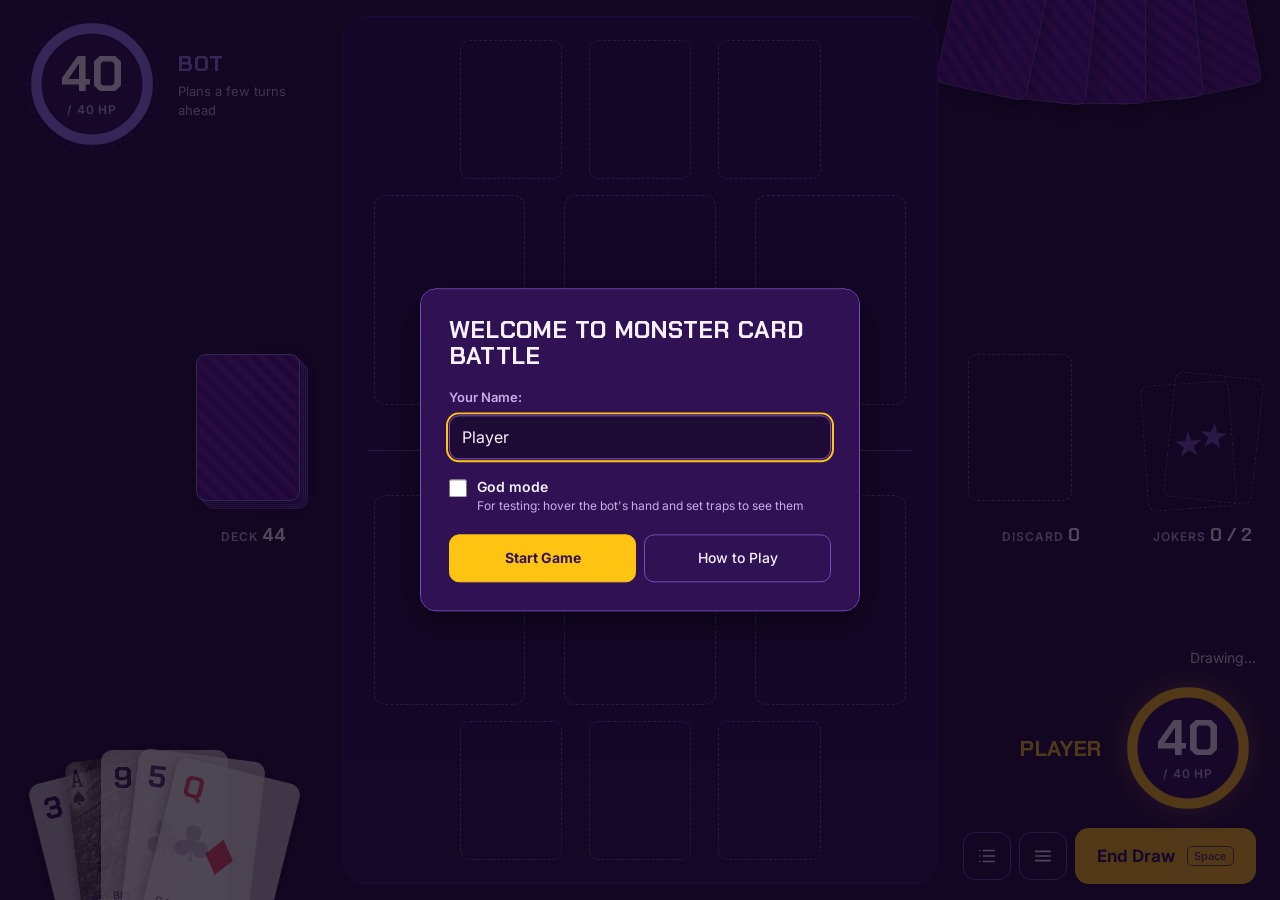
<file: index.html>
<!DOCTYPE html>
<html lang="en">
<head>
    <meta charset="UTF-8">
    <meta name="viewport" content="width=device-width, initial-scale=1.0">
    <title>Monster Card Battle</title>
    <link rel="preconnect" href="https://fonts.googleapis.com">
    <link rel="preconnect" href="https://fonts.gstatic.com" crossorigin>
    <link href="https://fonts.googleapis.com/css2?family=Chakra+Petch:wght@500;600;700&family=Inter:wght@400;500;600;700&display=swap" rel="stylesheet">
    <link rel="stylesheet" href="css/styles.css">
    <link rel="stylesheet" href="css/dialog.css">
</head>
<body>
    <!-- Welcome Dialog -->
    <dialog id="welcome-dialog" class="modal-dialog">
        <div class="dialog-content">
            <h2>Welcome to Monster Card Battle</h2>
            <div class="welcome-form">
                <div class="input-group">
                    <label for="player-name">Your Name:</label>
                    <input type="text" id="player-name" name="player-name" maxlength="20" placeholder="Enter your name" value="Player" autocomplete="off" />
                </div>
                <label class="check-group" for="god-mode">
                    <input type="checkbox" id="god-mode" name="god-mode" />
                    <span>
                        <span class="check-title">God mode</span>
                        <span class="check-note">For testing: hover the bot's hand and set traps to see them</span>
                    </span>
                </label>
            </div>
            <div class="dialog-buttons">
                <button id="start-game" class="dialog-button primary">Start Game</button>
                <button id="show-tutorial" class="dialog-button" onclick="openTutorialFromWelcome(event)">How to Play</button>
            </div>
        </div>
    </dialog>
    <div class="game-container">
        <h1 class="visually-hidden">Monster Card Battle</h1>
        <div class="game-board">
            <!-- Bot corner: health (top-left) -->
            <section class="crest-group bot-stats" aria-label="Bot status">
                <div class="crest">
                        <svg class="crest-ring" viewBox="0 0 132 132" aria-hidden="true">
                            <circle class="crest-dots" cx="66" cy="66" r="63"></circle>
                            <circle class="crest-track" cx="66" cy="66" r="54"></circle>
                            <circle id="bot-health-ring" class="crest-fill" cx="66" cy="66" r="54" transform="rotate(-90 66 66)"></circle>
                        </svg>
                        <div class="crest-value">
                            <span id="bot-health" class="health-value">40</span>
                            <span class="crest-max">/ 40 HP</span>
                        </div>
                </div>
                <div class="crest-label">
                    <span id="bot-name" class="player-name">Bot</span>
                    <span id="bot-sub" class="crest-sub">Plans a few turns ahead</span>
                </div>
            </section>

            <!-- Bot corner: face-down hand (top-right) -->
            <section class="bot-hand-corner" aria-label="Bot hand">
                <div id="bot-hand-fan" class="bot-hand-fan" aria-hidden="true"></div>
            </section>

            <!-- Deck (left of the midline) -->
            <div class="pile-cell deck-cell">
                <button id="deck" class="pile" aria-label="Deck: view contents">
                    <span id="deck-stack" class="pile-stack" aria-hidden="true"></span>
                    <span class="pile-label">Deck <span id="deck-count" class="pile-count">54</span></span>
                </button>
            </div>

            <!-- Board -->
            <main class="board-panel">
                <div class="player-area bot-area">
                    <div class="trap-row">
                        <div class="trap-space" id="bot-trap-0" data-index="0"></div>
                        <div class="trap-space" id="bot-trap-1" data-index="1"></div>
                        <div class="trap-space" id="bot-trap-2" data-index="2"></div>
                    </div>
                    <div class="monster-row">
                        <div class="monster-space" id="bot-monster-0" data-index="0"></div>
                        <div class="monster-space" id="bot-monster-1" data-index="1"></div>
                        <div class="monster-space" id="bot-monster-2" data-index="2"></div>
                    </div>
                </div>

                <div class="center-area">
                    <div class="center-rule" aria-hidden="true"></div>
                    <div class="turn-tracker">
                        <div class="turn-caption" aria-live="polite">
                            <span id="turn-indicator">Turn 1</span>
                            <span aria-hidden="true">·</span>
                            <span id="phase-indicator">Your turn</span>
                        </div>
                        <ol id="phase-steps" class="phase-steps" aria-label="Turn phases">
                            <li data-phase="Draw">Draw</li>
                            <li data-phase="Setup">Setup</li>
                            <li data-phase="Battle">Battle</li>
                            <li data-phase="End">End</li>
                        </ol>
                    </div>
                    <div class="center-rule" aria-hidden="true"></div>
                </div>

                <div class="player-area player-area-human">
                    <div class="monster-row">
                        <div class="monster-space" id="player-monster-0" data-index="0"></div>
                        <div class="monster-space" id="player-monster-1" data-index="1"></div>
                        <div class="monster-space" id="player-monster-2" data-index="2"></div>
                    </div>
                    <div class="trap-row">
                        <div class="trap-space" id="player-trap-0" data-index="0"></div>
                        <div class="trap-space" id="player-trap-1" data-index="1"></div>
                        <div class="trap-space" id="player-trap-2" data-index="2"></div>
                    </div>
                </div>
            </main>

            <!-- Discard and Jokers (right of the midline) -->
            <div class="pile-cell discard-cell">
                <button id="discard-pile" class="pile" aria-label="Discard pile: view contents">
                    <span id="discard-stack" class="pile-stack" aria-hidden="true"></span>
                    <span class="pile-label">Discard <span id="discard-count" class="pile-count">0</span></span>
                </button>
                <div id="joker-pile" class="pile joker-pile" role="group" aria-label="Jokers played: 0 of 2">
                    <span id="joker-stack" class="pile-stack" aria-hidden="true"></span>
                    <span class="pile-label">Jokers <span id="joker-count" class="pile-count">0 / 2</span></span>
                </div>
            </div>

            <!-- Your hand: a fan in the bottom-left corner -->
            <section class="hand-corner" aria-label="Your hand">
                <!-- Choices made on the board (sacrifices, traps, upkeep...) are explained and confirmed here -->
                <section id="prompt-panel" class="prompt-panel" aria-live="polite" hidden></section>
                <div id="player-hand" class="player-hand"></div>
            </section>

            <!-- Your corner: hint, health and controls (bottom-right) -->
            <section class="player-corner" aria-label="Your status and controls">
                <p id="hint-line" class="hint-line" aria-live="polite"></p>
                <div class="crest-group player-stats">
                    <div class="crest-label">
                        <span id="player-name-label" class="player-name">You</span>
                        <span id="player-sub" class="crest-sub"></span>
                        <span id="player-low" class="low-tag" hidden>Low health</span>
                    </div>
                    <div class="crest">
                        <svg class="crest-ring" viewBox="0 0 132 132" aria-hidden="true">
                            <circle class="crest-dots" cx="66" cy="66" r="63"></circle>
                            <circle class="crest-track" cx="66" cy="66" r="54"></circle>
                            <circle id="player-health-ring" class="crest-fill" cx="66" cy="66" r="54" transform="rotate(-90 66 66)"></circle>
                        </svg>
                        <div class="crest-value">
                            <span id="player-health" class="health-value">40</span>
                            <span class="crest-max">/ 40 HP</span>
                        </div>
                    </div>
                </div>
                <div class="corner-controls">
                    <button id="log-btn" class="icon-button" aria-label="Battle log" aria-expanded="false" aria-controls="game-log">
                        <svg width="22" height="22" viewBox="0 0 24 24" fill="none" stroke="currentColor" stroke-width="1.8" stroke-linecap="round" aria-hidden="true"><path d="M8 6h12M8 12h12M8 18h12M4 6h.01M4 12h.01M4 18h.01"/></svg>
                        <span class="unread-dot" aria-hidden="true"></span>
                    </button>
                    <div class="menu-wrap">
                        <button id="menu-btn" class="icon-button" aria-label="Menu" aria-expanded="false" aria-controls="game-menu">
                            <svg width="22" height="22" viewBox="0 0 24 24" fill="none" stroke="currentColor" stroke-width="1.8" stroke-linecap="round" aria-hidden="true"><path d="M4 7h16M4 12h16M4 17h16"/></svg>
                        </button>
                        <div id="game-menu" class="game-menu" hidden>
                            <button id="help-button" class="menu-item">Rules</button>
                            <button id="sound-btn" class="menu-item" aria-pressed="true">Sound: on</button>
                            <button id="new-game-btn" class="menu-item">New game</button>
                            <button id="concede-btn" class="menu-item danger">Concede</button>
                        </div>
                    </div>
                    <button id="end-phase-btn" class="action-button">
                        <span class="end-text">
                            <span id="end-phase-label">End Phase</span>
                            <span id="end-phase-sub" class="end-sub" hidden></span>
                        </span>
                        <kbd class="key-hint">Space</kbd>
                    </button>
                </div>
            </section>
        </div>

        <!-- Battle log drawer: opens over the left side -->
        <aside id="game-log" class="log-drawer" aria-labelledby="log-header" hidden>
            <div class="log-head">
                <h2 id="log-header">Battle log</h2>
                <button id="log-close" class="icon-button small" aria-label="Close battle log">
                    <svg width="18" height="18" viewBox="0 0 24 24" fill="none" stroke="currentColor" stroke-width="2" stroke-linecap="round" aria-hidden="true"><path d="M6 6l12 12M18 6L6 18"/></svg>
                </button>
            </div>
            <ol id="log-content" class="log-content" aria-live="polite"></ol>
        </aside>

        <!-- Hover popups -->
        <div id="attack-preview" class="attack-preview" role="tooltip" hidden></div>
        <div id="card-zoom" class="card-zoom" aria-hidden="true" hidden></div>

        <!-- Pile viewers stay as dialogs; game choices are made on the board -->
        <div id="deck-list-dialog" class="dialog">
            <div class="dialog-content">
                <h2 id="deck-list-title">Deck</h2>
                <div id="deck-list" class="card-list"></div>
                <div class="dialog-buttons">
                    <button id="close-deck-list" class="dialog-button primary">Close</button>
                </div>
            </div>
        </div>

        <div id="discard-list-dialog" class="dialog">
            <div class="dialog-content">
                <h2 id="discard-list-title">Discard pile</h2>
                <p id="discard-list-note" class="card-list-note"></p>
                <div id="discard-list" class="card-list"></div>
                <div class="dialog-buttons">
                    <button id="close-discard-list" class="dialog-button primary">Close</button>
                </div>
            </div>
        </div>
        
        <!-- End of the match: a popup that leaves the board and battle log usable -->
        <section id="game-over-pop" class="game-over-pop" role="status" aria-labelledby="game-result" hidden>
            <h2 id="game-result">Game Over</h2>
            <p id="game-over-message"></p>
            <div class="game-over-actions">
                <button id="game-over-log" class="dialog-button">Battle log</button>
                <button id="new-game" class="dialog-button primary">New game</button>
            </div>
        </section>

        <!-- Tutorial modal -->
        <dialog id="tutorial-dialog" class="modal-dialog">
            <div class="dialog-content">
                <button id="close-tutorial" class="tutorial-close" aria-label="Close">✕</button>
                <h2>Game Rules</h2>
                <div class="tutorial-content">
                    <div class="tutorial-navigation">
                        <button id="prev-tutorial" class="tutorial-nav-button" onclick="tutorialPrev()">&lt; Previous</button>
                        <span id="tutorial-page-indicator">Page 1/5</span>
                        <button id="next-tutorial" class="tutorial-nav-button" onclick="tutorialNext()">Next &gt;</button>
                    </div>
                    <div id="tutorial-pages">
                        <!-- Tutorial pages will be dynamically loaded -->
                    </div>
                    <div class="tutorial-footer">
                        <button id="back-to-welcome" class="dialog-button" onclick="backToWelcome()">Back to Welcome Screen</button>
                    </div>
                </div>
            </div>
        </dialog>
    </div>

        <!-- Welcome dialog, Start Game and How to Play are wired up in js/main.js -->
        <!-- Game scripts -->
        <script src="js/constants.js"></script>
        <script src="js/utils.js"></script>
        <script src="js/card.js"></script>
        <script src="js/deck.js"></script>
        <script src="js/player.js"></script>
        <script src="js/board.js"></script>
        <script src="js/fx.js"></script>
        <script src="js/sfx.js"></script>
        <script src="js/ui.js"></script>
        <script src="js/bot.js"></script>
        <script src="js/game.js"></script>
        <script src="js/tutorial.js"></script>
        <script src="js/main.js"></script>
</body>
</html>
</file>
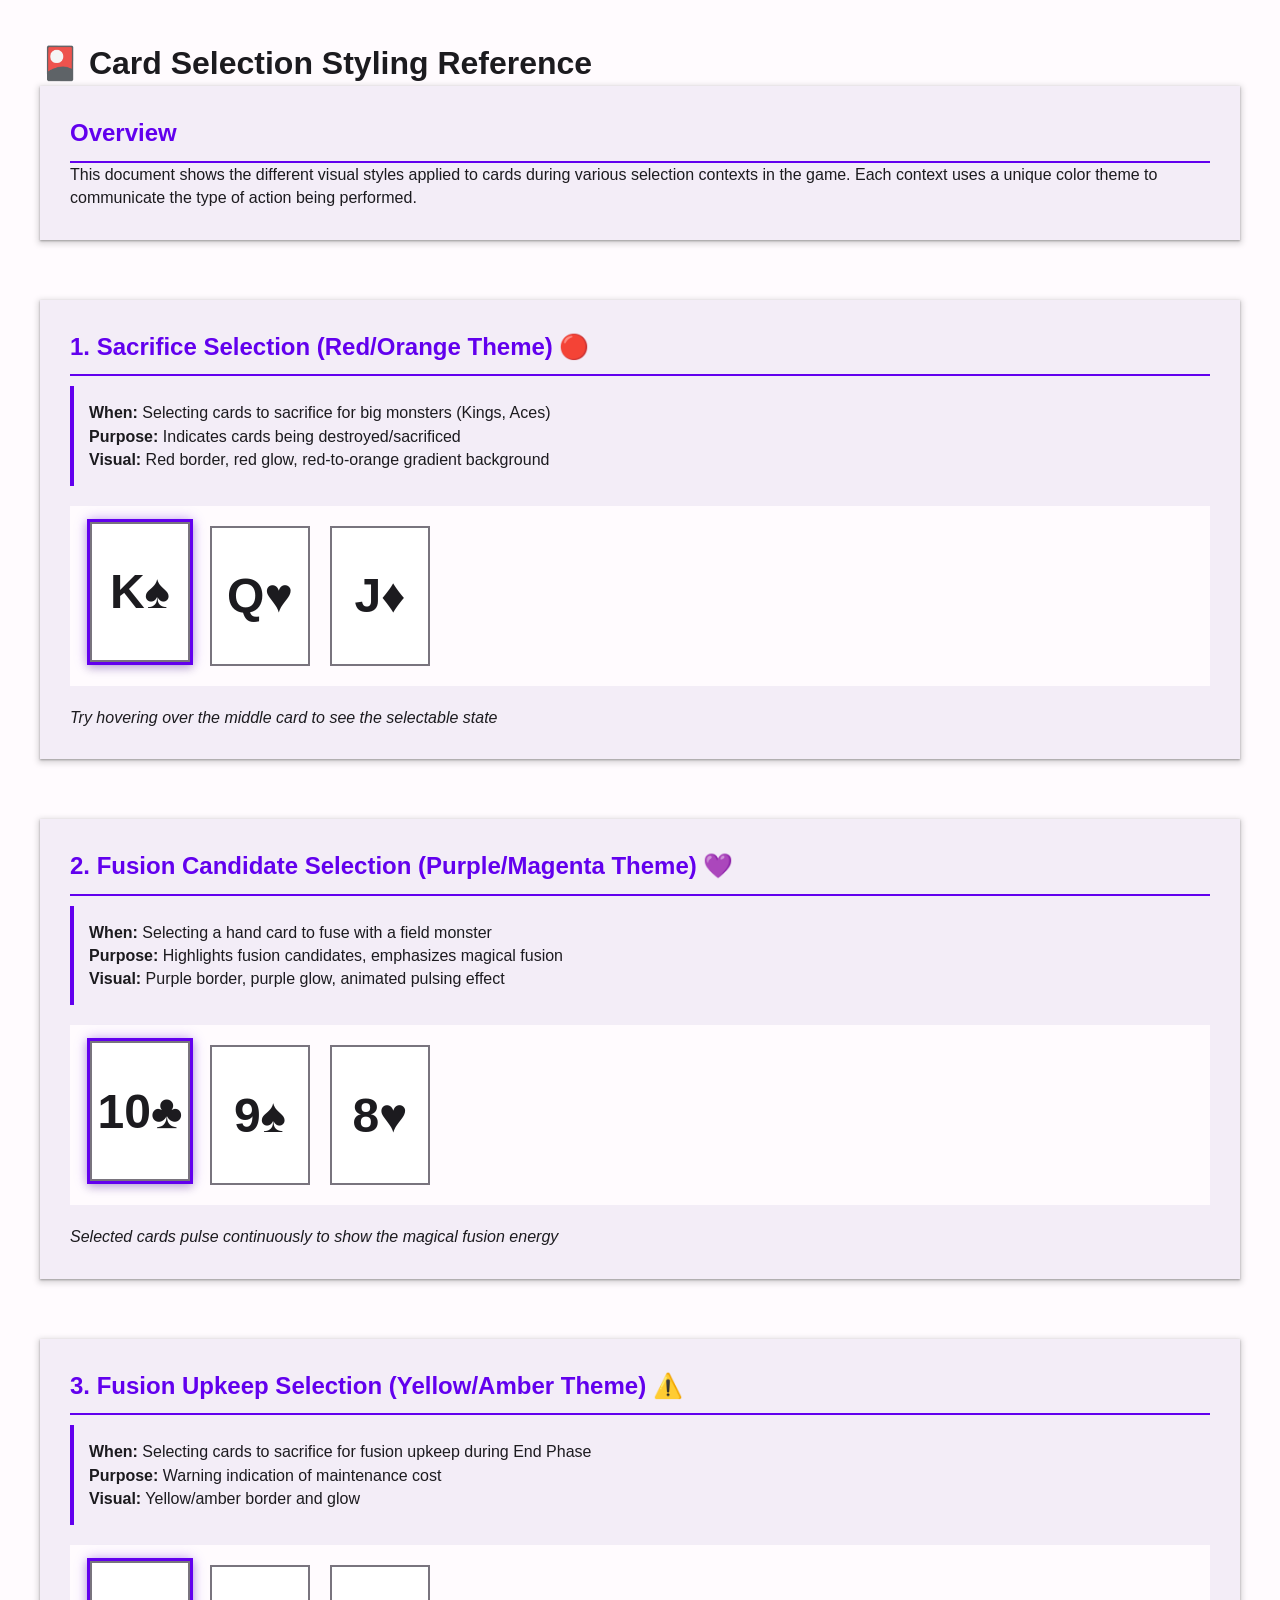
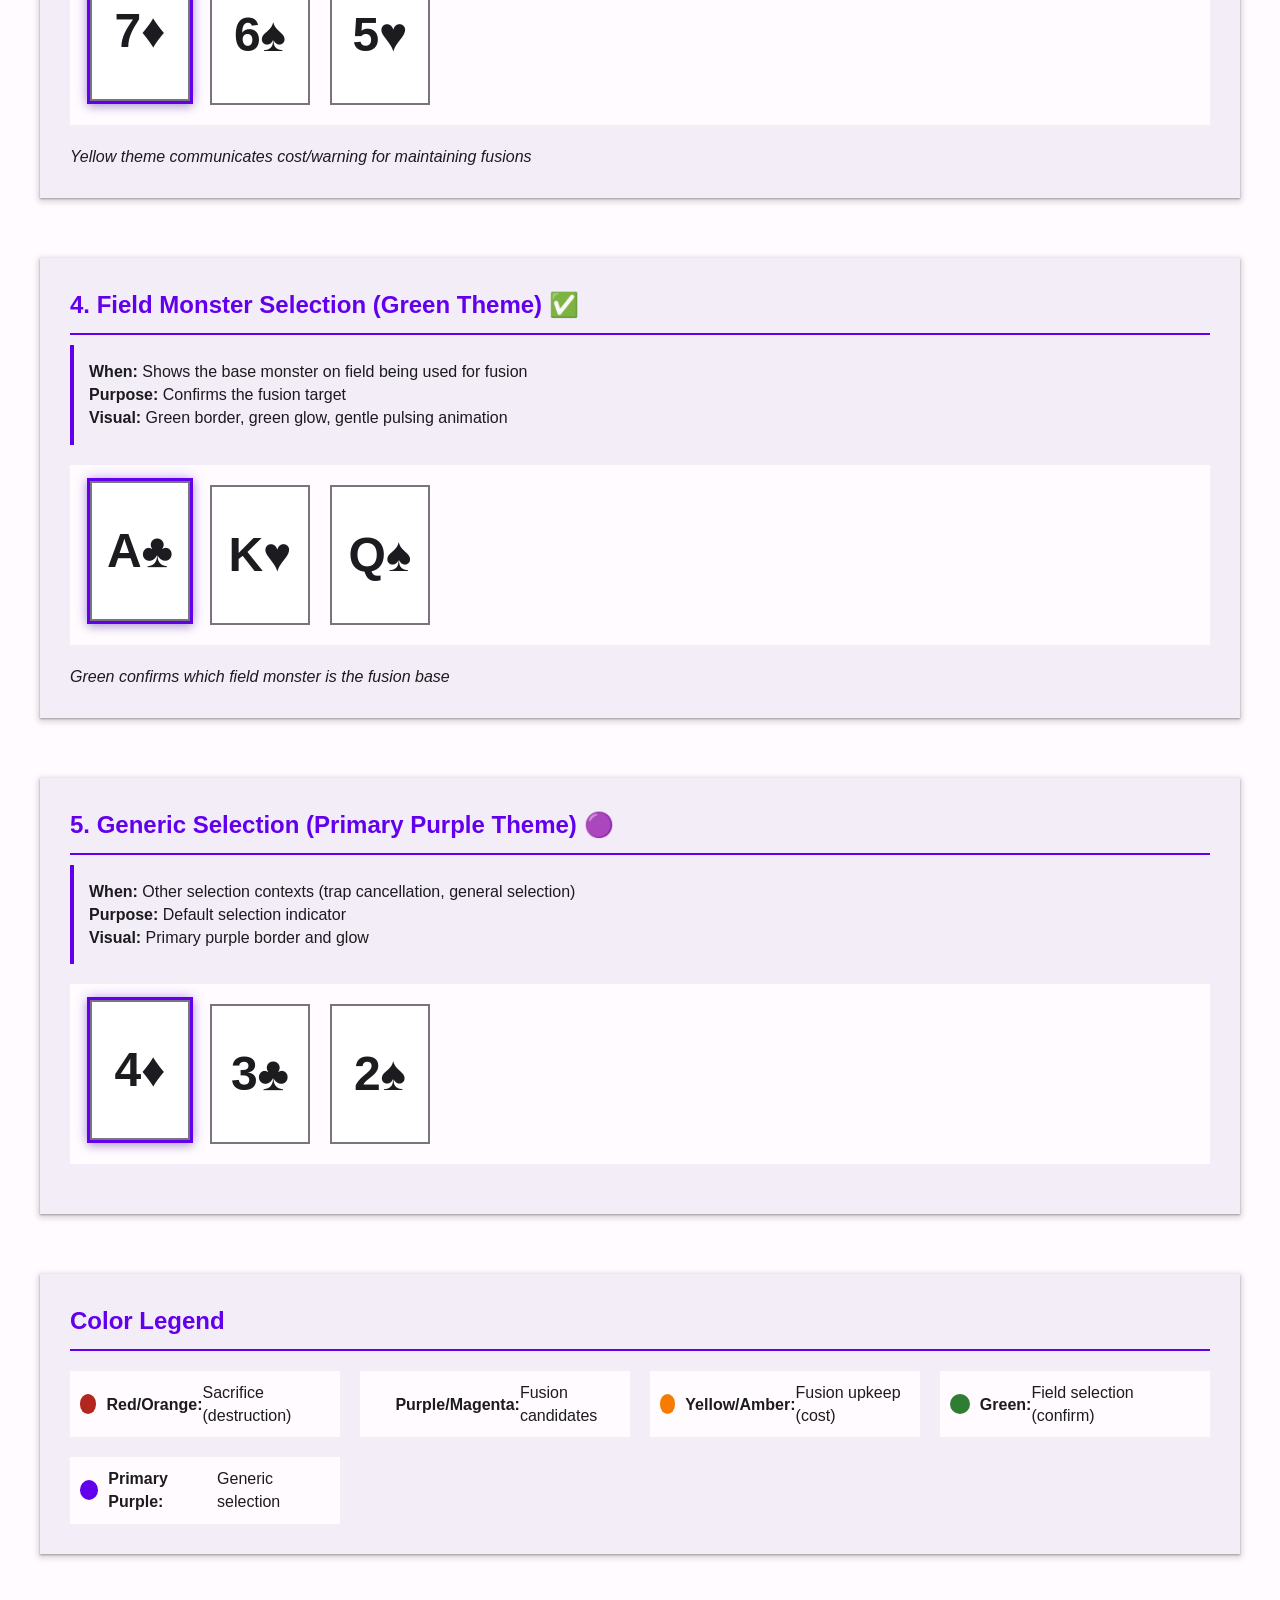
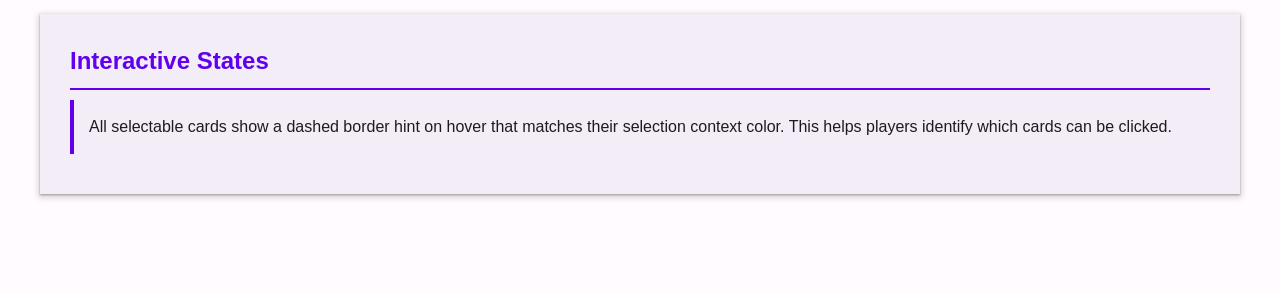
<file: SELECTION_REFERENCE.html>
<!DOCTYPE html>
<html lang="en">
<head>
    <meta charset="UTF-8">
    <meta name="viewport" content="width=device-width, initial-scale=1.0">
    <title>Card Selection Styling Reference</title>
    <link rel="stylesheet" href="css/tokens.css">
    <link rel="stylesheet" href="css/styles.css">
    <link rel="stylesheet" href="css/animations.css">
    <style>
        body {
            font-family: 'Roboto', sans-serif;
            padding: 40px;
            background: var(--md-surface);
            color: var(--md-on-surface);
        }
        .section {
            margin-bottom: 60px;
            padding: 30px;
            background: var(--md-surface-container);
            border-radius: var(--radius-lg);
            box-shadow: var(--elevation-2);
        }
        .section h2 {
            margin-top: 0;
            color: var(--md-primary);
            border-bottom: 2px solid var(--md-primary);
            padding-bottom: 10px;
        }
        .section h3 {
            color: var(--md-on-surface);
            margin-top: 30px;
        }
        .demo-area {
            display: flex;
            gap: 20px;
            flex-wrap: wrap;
            margin: 20px 0;
            padding: 20px;
            background: var(--md-surface);
            border-radius: var(--radius-md);
        }
        .card-demo {
            width: 100px;
            height: 140px;
            border: 2px solid var(--md-outline);
            border-radius: var(--radius-md);
            background: white;
            display: flex;
            align-items: center;
            justify-content: center;
            font-size: 48px;
            font-weight: bold;
            transition: all var(--duration-fast) ease;
        }
        .description {
            background: var(--md-surface-variant);
            padding: 15px;
            border-radius: var(--radius-sm);
            margin: 10px 0;
            border-left: 4px solid var(--md-primary);
        }
        .color-indicator {
            display: inline-block;
            width: 20px;
            height: 20px;
            border-radius: 50%;
            margin-right: 10px;
            vertical-align: middle;
        }
        .legend {
            display: grid;
            grid-template-columns: repeat(auto-fit, minmax(250px, 1fr));
            gap: 20px;
            margin-top: 20px;
        }
        .legend-item {
            display: flex;
            align-items: center;
            padding: 10px;
            background: var(--md-surface);
            border-radius: var(--radius-sm);
        }
    </style>
</head>
<body>
    <h1>🎴 Card Selection Styling Reference</h1>
    
    <div class="section">
        <h2>Overview</h2>
        <p>This document shows the different visual styles applied to cards during various selection contexts in the game. Each context uses a unique color theme to communicate the type of action being performed.</p>
    </div>

    <div class="section">
        <h2>1. Sacrifice Selection (Red/Orange Theme) 🔴</h2>
        <div class="description">
            <strong>When:</strong> Selecting cards to sacrifice for big monsters (Kings, Aces)<br>
            <strong>Purpose:</strong> Indicates cards being destroyed/sacrificed<br>
            <strong>Visual:</strong> Red border, red glow, red-to-orange gradient background
        </div>
        <div id="sacrifice-area" class="demo-area">
            <div class="card-demo selected">K♠</div>
            <div class="card-demo selectable">Q♥</div>
            <div class="card-demo">J♦</div>
        </div>
        <p><em>Try hovering over the middle card to see the selectable state</em></p>
    </div>

    <div class="section">
        <h2>2. Fusion Candidate Selection (Purple/Magenta Theme) 💜</h2>
        <div class="description">
            <strong>When:</strong> Selecting a hand card to fuse with a field monster<br>
            <strong>Purpose:</strong> Highlights fusion candidates, emphasizes magical fusion<br>
            <strong>Visual:</strong> Purple border, purple glow, animated pulsing effect
        </div>
        <div id="fusion-monsters" class="demo-area">
            <div class="card-demo selected">10♣</div>
            <div class="card-demo selectable">9♠</div>
            <div class="card-demo selectable">8♥</div>
        </div>
        <p><em>Selected cards pulse continuously to show the magical fusion energy</em></p>
    </div>

    <div class="section">
        <h2>3. Fusion Upkeep Selection (Yellow/Amber Theme) ⚠️</h2>
        <div class="description">
            <strong>When:</strong> Selecting cards to sacrifice for fusion upkeep during End Phase<br>
            <strong>Purpose:</strong> Warning indication of maintenance cost<br>
            <strong>Visual:</strong> Yellow/amber border and glow
        </div>
        <div id="fusion-upkeep-cards" class="demo-area">
            <div class="sacrifice-card-wrapper">
                <div class="card-demo selected">7♦</div>
            </div>
            <div class="sacrifice-card-wrapper">
                <div class="card-demo selectable">6♠</div>
            </div>
            <div class="card-demo">5♥</div>
        </div>
        <p><em>Yellow theme communicates cost/warning for maintaining fusions</em></p>
    </div>

    <div class="section">
        <h2>4. Field Monster Selection (Green Theme) ✅</h2>
        <div class="description">
            <strong>When:</strong> Shows the base monster on field being used for fusion<br>
            <strong>Purpose:</strong> Confirms the fusion target<br>
            <strong>Visual:</strong> Green border, green glow, gentle pulsing animation
        </div>
        <div class="demo-area">
            <div class="fusion-card-wrapper field-selected">
                <div class="card-demo selected">A♣</div>
            </div>
            <div class="card-demo">K♥</div>
            <div class="card-demo">Q♠</div>
        </div>
        <p><em>Green confirms which field monster is the fusion base</em></p>
    </div>

    <div class="section">
        <h2>5. Generic Selection (Primary Purple Theme) 🟣</h2>
        <div class="description">
            <strong>When:</strong> Other selection contexts (trap cancellation, general selection)<br>
            <strong>Purpose:</strong> Default selection indicator<br>
            <strong>Visual:</strong> Primary purple border and glow
        </div>
        <div class="demo-area">
            <div class="card-demo selected">4♦</div>
            <div class="card-demo">3♣</div>
            <div class="card-demo">2♠</div>
        </div>
    </div>

    <div class="section">
        <h2>Color Legend</h2>
        <div class="legend">
            <div class="legend-item">
                <span class="color-indicator" style="background: var(--md-error);"></span>
                <strong>Red/Orange:</strong> Sacrifice (destruction)
            </div>
            <div class="legend-item">
                <span class="color-indicator" style="background: var(--md-tertiary);"></span>
                <strong>Purple/Magenta:</strong> Fusion candidates
            </div>
            <div class="legend-item">
                <span class="color-indicator" style="background: var(--md-warning);"></span>
                <strong>Yellow/Amber:</strong> Fusion upkeep (cost)
            </div>
            <div class="legend-item">
                <span class="color-indicator" style="background: var(--md-success);"></span>
                <strong>Green:</strong> Field selection (confirm)
            </div>
            <div class="legend-item">
                <span class="color-indicator" style="background: var(--md-primary);"></span>
                <strong>Primary Purple:</strong> Generic selection
            </div>
        </div>
    </div>

    <div class="section">
        <h2>Interactive States</h2>
        <div class="description">
            All selectable cards show a dashed border hint on hover that matches their selection context color. This helps players identify which cards can be clicked.
        </div>
    </div>

</body>
</html>
</file>
<file: css/styles.css>
/*
 * Theme: accents from the Flat UI "Dutch" palette (flatuicolors.com/palette/nl) on
 * Material Design purples (materialui.co/colors).
 * Sunflower yellow marks you; its complement, Forgotten Purple, marks the bot.
 */
:root {
    /* Palette */
    --sunflower: #FFC312;
    --radiant-yellow: #F79F1F;
    --forgotten-purple: #9980FA;
    --bara-red: #ED4C67;
    --red-pigment: #EA2027;
    --very-berry: #B53471;
    --hollyhock: #833471;
    --lavender-rose: #FDA7DF;
    --energos: #C4E538;
    --blue-martina: #12CBC4;
    --puffins-bill: #EE5A24;
    --turkish-aqua: #006266;

    /*
     * Material Purple. Its darkest swatch, Purple 900, is lighter than this game's
     * backgrounds, so the dark tones below are shades of it (same hue, darker). Each is
     * matched to the luminance of the navy it replaced, so every contrast ratio is unchanged.
     */
    --purple-900: #4A148C; /* Material Purple 900 */
    --purple-800: #6A1B9A; /* Material Purple 800 */
    --purple-shade-950: #2F1154;
    --purple-shade-975: #260D45;
    --purple-shade-990: #1E0B35;
    --purple-mid: #7B4BB6;

    /* Surfaces and text */
    --ground: var(--purple-shade-990);
    --surface: var(--purple-shade-950);
    --surface-sunken: var(--purple-shade-975);
    --line: var(--purple-900);
    --line-strong: var(--purple-mid);
    --text: #F7F0FF;
    --text-soft: #E4D5F6;
    --text-muted: #C8AFE7;
    --ink: var(--purple-shade-950); /* dark text on light fills: cards, yellow buttons */
    --backdrop: rgba(15, 5, 27, 0.72);
    --label-fill: rgba(30, 11, 53, 0.82);

    /* Roles */
    --you: var(--sunflower);
    --you-hover: var(--radiant-yellow);
    --on-you: var(--ink);
    --bot: var(--forgotten-purple);
    --danger: var(--bara-red);
    --success: var(--energos);
    --react: var(--blue-martina);
    --redirect: var(--puffins-bill);

    /* Cards */
    --card-face: #F7F4EC;
    --card-face-dim: #CEC3DC;
    --card-ink: var(--ink);
    --card-ink-muted: #6A5781;
    --suit-red: var(--red-pigment);
    --badge-normal: var(--ink);
    --badge-big: var(--turkish-aqua);
    --badge-fusion: var(--hollyhock);
    --badge-weakened: var(--very-berry);
    --card-back: repeating-linear-gradient(45deg, var(--purple-800) 0 6px, var(--purple-900) 6px 12px);

    --font-display: 'Chakra Petch', 'Inter', sans-serif;
    --font-body: 'Inter', system-ui, sans-serif;

    /*
     * --c is the height of a field card. The board column stacks 2 monster rows and
     * 2 trap rows (0.66x), about 3.3 card heights, plus ~190px for the midline and padding.
     * It also has to leave room for the two corner columns on narrower windows.
     * Every sizing context below redeclares --card-height and --card-width from --c,
     * because custom properties resolve where they are declared.
     */
    --c: clamp(96px, min(calc((100vh - 190px) / 3.32), calc((100vw - 640px) / 2.54)), 210px);
    --card-height: var(--c);
    --card-width: calc(var(--card-height) * 0.72);
    --trap-height: calc(var(--c) * 0.66);
    --trap-width: calc(var(--trap-height) * 0.74);
    --crest: clamp(96px, calc(var(--c) * 0.7), 136px);

    --shadow-card: 0 4px 0 rgba(0, 0, 0, 0.4);
    --shadow-lift: 0 18px 40px rgba(0, 0, 0, 0.6);
    --shadow-raised: 0 12px 32px rgba(0, 0, 0, 0.45);
}

@supports (height: 100dvh) {
    :root {
        --c: clamp(96px, min(calc((100dvh - 190px) / 3.32), calc((100vw - 640px) / 2.54)), 210px);
    }
}

* {
    box-sizing: border-box;
    margin: 0;
    padding: 0;
}

body {
    font-family: var(--font-body);
    color: var(--text);
    background-color: var(--ground);
    line-height: 1.45;
    -webkit-font-smoothing: antialiased;
}

button {
    font: inherit;
    color: inherit;
}

button:focus-visible,
.card:focus-visible,
[tabindex]:focus-visible {
    outline: 3px solid var(--react);
    outline-offset: 2px;
}

[hidden] {
    display: none !important;
}

.visually-hidden {
    position: absolute;
    width: 1px;
    height: 1px;
    overflow: hidden;
    clip-path: inset(50%);
    white-space: nowrap;
}

/* ------------------------------------------------------------------ */
/* Layout: the board in the middle, each player owning two corners     */
/* ------------------------------------------------------------------ */

.game-container {
    height: 100vh;
    height: 100dvh;
    overflow: hidden;
}

.game-board {
    height: 100%;
    padding: 16px 24px;
    display: grid;
    grid-template-columns: minmax(200px, 1fr) auto minmax(200px, 1fr);
    grid-template-rows: 1fr auto 1fr;
    column-gap: 24px;
}

.bot-stats { grid-column: 1; grid-row: 1; align-self: start; }
.bot-hand-corner { grid-column: 3; grid-row: 1; }
.deck-cell { grid-column: 1; grid-row: 2; justify-self: end; }
.board-panel { grid-column: 2; grid-row: 1 / 4; }
.discard-cell { grid-column: 3; grid-row: 2; justify-self: start; }
.hand-corner { grid-column: 1; grid-row: 3; }
.player-corner { grid-column: 3; grid-row: 3; align-self: end; justify-self: end; }

/* ------------------------------------------------------------------ */
/* Board                                                               */
/* ------------------------------------------------------------------ */

.board-panel {
    position: relative;
    width: max(440px, calc(var(--card-width) * 3.52 + 64px));
    min-height: 0;
    background: var(--surface-sunken);
    border: 1px solid var(--line);
    border-radius: 24px;
    padding: 12px 24px;
    display: flex;
    flex-direction: column;
    justify-content: space-evenly;
    align-items: center;
}

.player-area {
    display: flex;
    flex-direction: column;
    align-items: center;
    gap: calc(var(--c) * 0.08);
    padding: 4px 12px;
    border-radius: 16px;
    transition: box-shadow 0.2s ease;
}

.monster-row {
    display: flex;
    gap: calc(var(--card-width) * 0.26);
}

.trap-row {
    display: flex;
    gap: calc(var(--trap-width) * 0.26);
}

.monster-space,
.trap-space {
    width: var(--card-width);
    height: var(--card-height);
    border: 1px dashed var(--line-strong);
    border-radius: 12px;
    display: flex;
    justify-content: center;
    align-items: center;
    position: relative;
}

.trap-space {
    width: var(--trap-width);
    height: var(--trap-height);
    border-radius: 9px;
}

.monster-space:has(.card),
.trap-space:has(.card) {
    border-color: transparent;
}

/* Setup: open spaces you can play into. Battle: monsters that can attack. */
.player-area-human .phase-highlight {
    border: 1px dashed var(--you);
    background-color: rgba(255, 195, 18, 0.07);
    cursor: pointer;
}

.player-area-human .phase-highlight .card {
    cursor: pointer;
}

/* Selected attacker */
.player-area-human .monster-space.highlight .card {
    outline: 3px solid var(--you);
    outline-offset: 4px;
    transform: translateY(-6px);
}

/* Valid attack targets, then the one under the pointer */
.bot-area .monster-space.highlight .card {
    outline: 2px dashed var(--danger);
    outline-offset: 4px;
    cursor: pointer;
}

.bot-area .monster-space.targeted .card {
    outline: 3px solid var(--danger);
    outline-offset: 4px;
    transform: translateY(-4px);
    box-shadow: var(--shadow-card), 0 0 28px rgba(237, 76, 103, 0.45);
}

/* A direct attack aims at the bot's whole side */
.bot-area.direct-target {
    box-shadow: inset 0 0 0 2px var(--danger);
    cursor: pointer;
}

/* The monster making an attack while it resolves, in its owner's color */
.player-area-human .monster-space.attack-source .card {
    outline: 3px solid var(--you);
    outline-offset: 4px;
}

.bot-area .monster-space.attack-source .card {
    outline: 3px solid var(--bot);
    outline-offset: 4px;
}

/* Midline: turn caption and phase tracker */
.center-area {
    width: 100%;
    display: flex;
    align-items: center;
    gap: 16px;
}

.center-rule {
    flex: 1;
    height: 1px;
    background: var(--line-strong);
}

.turn-tracker {
    display: flex;
    flex-direction: column;
    align-items: center;
    gap: 6px;
}

.turn-caption {
    display: flex;
    gap: 6px;
    font-size: 13px;
    font-weight: 600;
    color: var(--text-muted);
}

#phase-indicator {
    color: var(--you);
}

#phase-indicator.bot-turn {
    color: var(--bot);
}

.phase-steps {
    list-style: none;
    display: flex;
    gap: 4px;
    padding: 4px;
    background: var(--ground);
    border-radius: 10px;
}

.phase-steps li {
    padding: 0 16px;
    font: 500 14px/34px var(--font-body);
    color: var(--text-muted);
    border-radius: 7px;
}

.phase-steps li[aria-current="step"] {
    font-weight: 700;
    color: var(--on-you);
    background: var(--you);
}

.phase-steps.bot-turn li[aria-current="step"] {
    background: var(--bot);
    color: var(--ink);
}

/* A Battle phase that won't happen this turn (first turn, Joker) */
.phase-steps li.skipped {
    text-decoration: line-through;
    opacity: 0.55;
}

/* ------------------------------------------------------------------ */
/* Cards                                                               */
/* ------------------------------------------------------------------ */

.card {
    width: var(--card-width);
    height: var(--card-height);
    border-radius: calc(var(--card-height) * 0.065);
    background-color: var(--card-face);
    color: var(--card-ink);
    box-shadow: var(--shadow-card);
    position: relative;
    display: flex;
    flex-direction: column;
    cursor: pointer;
    transition: transform 0.15s ease, opacity 0.15s ease;
    user-select: none;
}

.monster-space .card,
.trap-space .card {
    width: 100%;
    height: 100%;
}

.card-value {
    position: absolute;
    top: 7%;
    left: 9%;
    font: 700 calc(var(--card-height) * 0.17)/1 var(--font-display);
}

.card-value.red,
.card-content.red,
.hearts,
.diamonds {
    color: var(--suit-red);
}

.card-value.black,
.card-content.black,
.clubs,
.spades {
    color: var(--card-ink);
}

.card-content {
    flex: 1;
    display: flex;
    justify-content: center;
    align-items: center;
    font-size: calc(var(--card-height) * 0.28);
    line-height: 1;
}

.card-type {
    position: absolute;
    left: 9%;
    right: calc(var(--card-height) * 0.2 + 14px);
    bottom: 8%;
    font: 600 max(9px, calc(var(--card-height) * 0.058))/1.15 var(--font-body);
    letter-spacing: 0.04em;
    text-transform: uppercase;
    color: var(--card-ink-muted);
}

.monster-strength,
.fusion-value {
    position: absolute;
    right: 6%;
    bottom: 5%;
    min-width: calc(var(--card-height) * 0.19);
    height: calc(var(--card-height) * 0.19);
    padding: 0 4px;
    border-radius: 99px;
    background: var(--badge-normal);
    color: #FFFFFF;
    font: 700 calc(var(--card-height) * 0.1)/calc(var(--card-height) * 0.19) var(--font-display);
    text-align: center;
}

.card.big .monster-strength {
    background: var(--badge-big);
}

.fusion-value {
    background: var(--badge-fusion);
}

.card.weakened .monster-strength,
.card.weakened .fusion-value {
    background: var(--badge-weakened);
}

.card.weakened {
    box-shadow: 0 0 0 2px var(--badge-weakened), var(--shadow-card);
}

/*
 * A fusion is drawn as its two cards stacked in the slot: the weaker one behind, tilted left,
 * the stronger one in front, tilted right and lower, so both corner values show. The outer
 * element keeps the strength badge, the upkeep badge and any state rings.
 */
.card.fusion-stack {
    --stack-h: var(--card-height);
    background: transparent;
    box-shadow: none;
}

.card.fusion-stack > .card.fusion-part {
    --card-height: calc(var(--stack-h) * 0.76);
    position: absolute;
    width: 76%;
    height: 76%;
    box-shadow: 0 3px 10px rgba(0, 0, 0, 0.45);
    pointer-events: none;
    transition: none;
}

.card.fusion-stack > .card.fusion-back {
    left: 3%;
    top: 2%;
    transform: rotate(-8deg);
}

.card.fusion-stack > .card.fusion-front {
    right: 3%;
    bottom: 6%;
    transform: rotate(6deg);
}

.card.fusion-stack > .card.fusion-part .card-type {
    display: none;
}

/* While a choice tags a fusion (e.g. KEEP during upkeep), the tag takes the upkeep badge's place */
.monster-space[data-pick-label] .upkeep-badge {
    display: none;
}

/* Fusion upkeep, shown on fusions on the field */
.upkeep-badge {
    position: absolute;
    left: 50%;
    top: -11px;
    transform: translateX(-50%);
    padding: 3px 8px;
    border-radius: 99px;
    background: var(--very-berry);
    color: #FFFFFF;
    font: 700 10px var(--font-body);
    letter-spacing: 0.05em;
    white-space: nowrap;
    z-index: 2;
}

/* Joker faces */
.card.joker .card-value {
    font-size: calc(var(--card-height) * 0.1);
    letter-spacing: 0.04em;
}

.card.joker .card-value,
.card.joker .card-content {
    color: var(--hollyhock);
}

.card.selected {
    outline: 3px solid var(--you);
    outline-offset: 3px;
}

.card.disabled {
    cursor: default;
}

.card.can-attack {
    box-shadow: 0 0 0 2px rgba(255, 195, 18, 0.6), var(--shadow-card);
}

.card.attacked {
    opacity: 0.5;
    box-shadow: none;
}

.card.attacked .monster-strength,
.card.attacked .fusion-value {
    background: var(--card-ink-muted);
}

.card.face-down,
.card.card-back {
    background: var(--card-back);
    border: 1px solid var(--bot);
}

.card.face-down .card-value,
.card.face-down .card-type,
.card.face-down .card-content {
    display: none;
}

/* Traps on the field: rank and suit, with an armed / next-turn label */
.trap-space .card {
    align-items: center;
    justify-content: center;
    padding: 6px 2px 20%;
}

.trap-space .card-value {
    position: static;
    font-size: calc(var(--trap-height) * 0.21);
}

.trap-space .card-content {
    flex: 0 0 auto;
    font-size: calc(var(--trap-height) * 0.2);
}

.trap-space .card-type {
    display: none;
}

.trap-status-badge {
    display: none;
}

.trap-space .trap-status-badge,
.trap-face-label {
    display: block;
    position: absolute;
    left: 0;
    right: 0;
    bottom: 7%;
    font: 600 max(9px, calc(var(--trap-height) * 0.08))/1.1 var(--font-body);
    letter-spacing: 0.05em;
    text-transform: uppercase;
    text-align: center;
    color: var(--card-ink-muted);
}

.card.trap-active {
    box-shadow: 0 0 0 2px var(--you), var(--shadow-card);
}

.card.trap-active .trap-status-badge {
    color: #6B4A00;
}

/* A trap that was just sprung, shown in its slot until it is answered or the attack goes through */
.card.trap-sprung {
    box-shadow: 0 0 0 3px var(--react), 0 0 18px var(--react);
}

.card.trap-disabled {
    background-color: var(--card-face-dim);
    box-shadow: none;
}

.trap-face-label {
    color: var(--text-soft);
}

.card.face-down.armed {
    box-shadow: 0 0 0 1px var(--bot);
}

.card.face-down:not(.armed) {
    border-color: var(--line-strong);
    opacity: 0.85;
}

/* Illustrated faces: the artwork carries the rank and suit, so only the labels sit on top */
.card.has-art,
.fx-chip.has-art {
    background-color: transparent;
    background-size: cover;
    background-position: center;
}

.card.has-art .card-value,
.card.has-art .card-content {
    visibility: hidden;
}

.card.has-art .card-type,
.card.has-art .trap-status-badge {
    right: auto;
    max-width: calc(100% - 14px);
    padding: 2px 5px;
    border-radius: 4px;
    background: var(--label-fill);
    color: var(--text);
}

.card.has-art .trap-status-badge {
    left: 50%;
    transform: translateX(-50%);
    width: max-content;
    max-width: calc(100% - 6px);
}

.card.has-art.trap-active .trap-status-badge {
    color: var(--you);
}

.card.has-art.trap-disabled {
    background-color: transparent;
    filter: brightness(0.6) saturate(0.6);
}

/* ------------------------------------------------------------------ */
/* Your hand: a fan in the bottom-left corner that zooms on hover      */
/* ------------------------------------------------------------------ */

.hand-corner {
    position: relative;
    min-height: 0;
}

.player-hand {
    --card-height: calc(var(--c) * 0.85);
    --card-width: calc(var(--card-height) * 0.71);
    position: absolute;
    left: calc(var(--card-width) * 0.35);
    right: 0;
    bottom: -16px;
    height: var(--card-height);
}

.player-hand .card {
    position: absolute;
    left: var(--fan-x, 0px);
    bottom: calc(var(--card-height) * -0.16);
    z-index: var(--fan-z, 1);
    transform: translateY(var(--fan-y, 0px)) rotate(var(--fan-rot, 0deg));
    transform-origin: 50% 100%;
    box-shadow: 0 6px 14px rgba(0, 0, 0, 0.45);
    transition: transform 0.18s ease, box-shadow 0.18s ease, opacity 0.18s ease;
}

.player-hand .card.disabled {
    opacity: 0.75;
}

.player-hand .card.selected {
    z-index: 25;
    transform: translateY(calc(var(--card-height) * -0.22)) rotate(0deg);
}

/* Hover (set by UI.hoverHandCard) or focus straightens the card, lifts it out of the fan and zooms it */
.player-hand .card.hovered,
.player-hand .card:focus-visible {
    z-index: 30;
    opacity: 1;
    transform: translateY(calc(var(--card-height) * -0.42)) rotate(0deg) scale(1.65);
    box-shadow: var(--shadow-lift);
}


/* ------------------------------------------------------------------ */
/* The bot's face-down hand, hanging from the top-right corner         */
/* ------------------------------------------------------------------ */

.bot-hand-corner {
    position: relative;
    min-height: 0;
}

.bot-hand-fan {
    --card-height: calc(var(--c) * 0.62);
    --card-width: calc(var(--card-height) * 0.71);
    position: absolute;
    right: calc(var(--card-width) * 0.2);
    top: -16px;
    width: 100%;
    height: var(--card-height);
}

/* God mode: the bot's cards can be peeked at */
.god-mode .bot-hand-fan .card,
.god-mode .bot-area .trap-space .card.face-down {
    cursor: help;
}

.god-mode .bot-hand-fan .card:hover,
.god-mode .bot-area .trap-space .card.face-down:hover {
    outline: 2px solid var(--bot);
}

.bot-hand-fan .card {
    position: absolute;
    right: var(--fan-x, 0px);
    top: calc(var(--card-height) * -0.2);
    transform: translateY(var(--fan-y, 0px)) rotate(var(--fan-rot, 0deg));
    transform-origin: 50% 0;
    box-shadow: 0 6px 14px rgba(0, 0, 0, 0.45);
    cursor: default;
}

/* ------------------------------------------------------------------ */
/* Health crests                                                       */
/* ------------------------------------------------------------------ */

.crest-group {
    display: flex;
    align-items: center;
    gap: 18px;
}

.crest {
    position: relative;
    width: var(--crest);
    height: var(--crest);
    flex: 0 0 auto;
    border-radius: 50%;
}

.crest-ring {
    width: 100%;
    height: 100%;
    display: block;
    overflow: visible;
    transition: filter 0.2s ease;
}

.crest-dots {
    fill: none;
    stroke: var(--line);
    stroke-width: 2;
    stroke-dasharray: 2 5;
}

.crest-track {
    fill: var(--surface);
    stroke: var(--line);
    stroke-width: 10;
}

.crest-fill {
    fill: none;
    stroke-width: 10;
    stroke-linecap: round;
    stroke-dasharray: 339.3 339.3;
    transition: stroke-dasharray 0.5s ease, stroke 0.3s ease;
}

.bot-stats .crest-fill { stroke: var(--bot); }
.player-stats .crest-fill { stroke: var(--you); }

.crest-value {
    position: absolute;
    inset: 0;
    display: flex;
    flex-direction: column;
    align-items: center;
    justify-content: center;
    gap: 2px;
}

.health-value {
    font: 700 calc(var(--crest) * 0.37)/1 var(--font-display);
}

.crest-max {
    font-size: 12px;
    font-weight: 600;
    letter-spacing: 0.06em;
    color: var(--text-muted);
}

.crest-label {
    display: flex;
    flex-direction: column;
    gap: 4px;
}

.player-stats .crest-label {
    align-items: flex-end;
}

.player-name {
    font: 700 22px var(--font-display);
    letter-spacing: 0.03em;
    text-transform: uppercase;
}

.bot-stats .player-name { color: var(--bot); }
.player-stats .player-name { color: var(--you); }

.crest-sub {
    font-size: 13px;
    color: var(--text-muted);
}

.crest-sub:empty {
    display: none;
}

/* Whose turn it is: the active crest glows */
.bot-stats.phase-active .crest-ring { filter: drop-shadow(0 0 14px rgba(153, 128, 250, 0.45)); }
.player-stats.phase-active .crest-ring { filter: drop-shadow(0 0 14px rgba(255, 195, 18, 0.35)); }

/* A quarter of health or less */
.crest-group.low .crest-fill { stroke: var(--danger); }
.crest-group.low .health-value { color: var(--danger); }
.crest-group.low .crest-dots { stroke: var(--danger); }
.crest-group.low .crest-ring {
    filter: drop-shadow(0 0 16px rgba(237, 76, 103, 0.6));
    animation: low-pulse 1.6s ease-in-out infinite;
}

@keyframes low-pulse {
    50% { filter: drop-shadow(0 0 4px rgba(237, 76, 103, 0.3)); }
}

.low-tag {
    padding: 2px 8px;
    border-radius: 99px;
    background: var(--danger);
    color: var(--ground);
    font-size: 11px;
    font-weight: 700;
    letter-spacing: 0.06em;
    text-transform: uppercase;
}

/* ------------------------------------------------------------------ */
/* Piles: deck, discard, Jokers played                                 */
/* ------------------------------------------------------------------ */

.pile-cell {
    align-self: center;
    display: flex;
    align-items: flex-end;
    gap: 18px;
}

.pile {
    display: flex;
    flex-direction: column;
    align-items: center;
    gap: 10px;
    padding: 6px;
    background: none;
    border: 0;
    border-radius: 10px;
    color: var(--text);
}

button.pile {
    cursor: pointer;
}

button.pile:hover .pile-label {
    color: var(--text);
}

.pile-stack {
    --card-height: calc(var(--c) * 0.7);
    --card-width: calc(var(--card-height) * 0.71);
    position: relative;
    display: block;
    width: calc(var(--card-width) * 1.4);
    height: calc(var(--card-height) + 12px);
}

#deck-stack {
    width: calc(var(--card-width) + 12px);
}

.joker-pile .pile-stack {
    --card-height: calc(var(--c) * 0.6);
    --card-width: calc(var(--card-height) * 0.71);
    width: calc(var(--card-width) * 1.3);
}

.pile-stack > * {
    position: absolute;
    width: var(--card-width);
    height: var(--card-height);
}

.pile-stack .card {
    cursor: inherit;
}

.pile-layer {
    border-radius: calc(var(--card-height) * 0.065);
    background: var(--purple-900);
    border: 1px solid var(--line-strong);
}

.pile-layer.top {
    background: var(--card-back);
    border-color: var(--bot);
    box-shadow: 0 6px 14px rgba(0, 0, 0, 0.4);
}

.pile-slot {
    border-radius: calc(var(--card-height) * 0.065);
    border: 1px dashed var(--line-strong);
    display: flex;
    align-items: center;
    justify-content: center;
    font-size: calc(var(--card-height) * 0.24);
    color: var(--line-strong);
}

.pile-label {
    font-size: 12px;
    font-weight: 600;
    letter-spacing: 0.08em;
    text-transform: uppercase;
    color: var(--text-muted);
    white-space: nowrap;
}

.pile-count {
    font: 700 18px var(--font-display);
    letter-spacing: 0;
    color: var(--text);
}

/* ------------------------------------------------------------------ */
/* Your corner: hint, crest and controls                               */
/* ------------------------------------------------------------------ */

.player-corner {
    display: flex;
    flex-direction: column;
    align-items: flex-end;
    gap: 12px;
    min-height: 0;
}

.hint-line {
    max-width: 320px;
    text-align: right;
    font-size: 14px;
    color: var(--text-soft);
}

.hint-line:empty {
    display: none;
}

.corner-controls {
    display: flex;
    align-items: center;
    gap: 8px;
}

.icon-button {
    position: relative;
    width: 48px;
    height: 48px;
    border-radius: 12px;
    border: 1px solid var(--line-strong);
    background: transparent;
    color: var(--text);
    display: flex;
    align-items: center;
    justify-content: center;
    cursor: pointer;
}

.icon-button:hover,
.icon-button[aria-expanded="true"] {
    background: var(--surface);
    border-color: var(--you);
    color: var(--you);
}

.icon-button.small {
    width: 40px;
    height: 40px;
    border-radius: 10px;
}

.unread-dot {
    position: absolute;
    top: 8px;
    right: 8px;
    width: 8px;
    height: 8px;
    border-radius: 4px;
    background: var(--you);
    display: none;
}

.icon-button.has-unread .unread-dot {
    display: block;
}

.menu-wrap {
    position: relative;
}

.game-menu {
    position: absolute;
    right: 0;
    bottom: calc(100% + 8px);
    min-width: 170px;
    padding: 6px;
    border-radius: 12px;
    background: var(--surface);
    border: 1px solid var(--line-strong);
    box-shadow: var(--shadow-raised);
    display: flex;
    flex-direction: column;
    z-index: 50;
}

.menu-item {
    min-height: 44px;
    padding: 0 12px;
    border: 0;
    border-radius: 8px;
    background: none;
    color: var(--text);
    font-size: 14px;
    font-weight: 500;
    text-align: left;
    cursor: pointer;
}

.menu-item:hover {
    background: var(--surface-sunken);
}

.menu-item.danger {
    color: var(--lavender-rose);
}

.menu-item:disabled {
    opacity: 0.5;
    cursor: not-allowed;
}

.action-button {
    height: 56px;
    padding: 0 22px;
    border-radius: 14px;
    border: 0;
    background: var(--you);
    color: var(--on-you);
    display: flex;
    align-items: center;
    gap: 12px;
    cursor: pointer;
    transition: background-color 0.15s ease;
}

.action-button:hover:not(:disabled) {
    background: var(--you-hover);
}

.action-button:disabled {
    background: var(--surface);
    color: var(--text-muted);
    cursor: not-allowed;
}

.end-text {
    display: flex;
    flex-direction: column;
    align-items: flex-start;
    gap: 1px;
}

#end-phase-label {
    font-size: 17px;
    font-weight: 700;
}

.end-sub {
    font-size: 12px;
    font-weight: 600;
    opacity: 0.8;
}

.key-hint {
    font: 600 11px var(--font-body);
    border: 1px solid currentColor;
    border-radius: 5px;
    padding: 2px 6px;
    opacity: 0.75;
}

.action-button:disabled .key-hint {
    display: none;
}

/* ------------------------------------------------------------------ */
/* Battle log drawer                                                   */
/* ------------------------------------------------------------------ */

.log-drawer {
    position: fixed;
    left: 0;
    top: 0;
    bottom: 0;
    width: min(400px, 90vw);
    padding: 22px 22px 22px 28px;
    background: var(--surface);
    border-right: 1px solid var(--line-strong);
    box-shadow: 16px 0 40px rgba(0, 0, 0, 0.5);
    z-index: 800;
    display: flex;
    flex-direction: column;
    gap: 14px;
}

.log-head {
    display: flex;
    align-items: center;
    justify-content: space-between;
}

.log-head h2 {
    font: 700 22px var(--font-display);
    letter-spacing: 0.02em;
}

.log-content {
    list-style: none;
    flex: 1;
    min-height: 0;
    overflow-y: auto;
    display: flex;
    flex-direction: column;
}

.log-turn + .log-turn {
    border-top: 1px solid var(--line);
}

.log-turn summary {
    min-height: 44px;
    display: flex;
    align-items: center;
    justify-content: space-between;
    gap: 8px;
    cursor: pointer;
    list-style: none;
    font-size: 12px;
    font-weight: 600;
    letter-spacing: 0.08em;
    text-transform: uppercase;
    color: var(--text-muted);
}

.log-turn summary::-webkit-details-marker {
    display: none;
}

.log-turn summary::after {
    content: '';
    width: 8px;
    height: 8px;
    border-right: 2px solid currentColor;
    border-bottom: 2px solid currentColor;
    transform: rotate(-45deg);
    margin-right: 4px;
    transition: transform 0.15s ease;
}

.log-turn details[open] summary::after {
    transform: rotate(45deg);
}

.log-turn.is-current summary {
    color: var(--you);
}

.log-count {
    margin-left: auto;
    font-weight: 500;
    letter-spacing: 0;
    text-transform: none;
}

.log-entries {
    list-style: none;
    display: flex;
    flex-direction: column;
    gap: 9px;
    padding-bottom: 14px;
    font-size: 14px;
    color: var(--text-soft);
}

.log-turn.is-current .log-entries {
    color: var(--text);
}

.log-entries:empty::before {
    content: 'Nothing yet this turn.';
    color: var(--text-muted);
}

.log-entry {
    display: flex;
    gap: 10px;
    align-items: baseline;
}

.log-entry::before {
    content: '';
    flex: 0 0 auto;
    width: 8px;
    height: 8px;
    border-radius: 4px;
    background: var(--text-muted);
}

.log-entry.log-you::before {
    background: var(--you);
}

.log-entry.log-bot::before {
    background: var(--bot);
}

/* ------------------------------------------------------------------ */
/* Board prompts: choices made on the board, confirmed in your corner  */
/* ------------------------------------------------------------------ */

/* Each kind of choice has a color for its panel border and card marks */
body.prompt-danger { --pick: var(--danger); --on-pick: var(--ground); }
body.prompt-fusion { --pick: var(--very-berry); --on-pick: #FFFFFF; }
body.prompt-react { --pick: var(--react); --on-pick: var(--ground); }
body.prompt-redirect { --pick: var(--redirect); --on-pick: var(--ground); }
body.prompt-you { --pick: var(--you); --on-pick: var(--ground); }

/* Pinned to the top of your hand's corner, clear of the fan and a lifted selected card */
.prompt-panel {
    position: absolute;
    left: 0;
    top: 0;
    z-index: 50;
    width: min(280px, 100%);
    padding: 8px 12px;
    border-radius: 12px;
    background: var(--surface);
    border: 2px solid var(--pick, var(--line-strong));
    box-shadow: var(--shadow-raised);
    display: flex;
    flex-direction: column;
    gap: 4px;
}

.prompt-kicker {
    font: 700 14px/1.25 var(--font-display);
    color: var(--text);
}

.prompt-text {
    font-size: 12px;
    line-height: 1.35;
    color: var(--text-soft);
}

.prompt-row {
    display: flex;
    align-items: center;
    justify-content: space-between;
    flex-wrap: wrap;
    gap: 6px;
    margin-top: 2px;
}

.prompt-status {
    font: 700 14px var(--font-display);
}

.prompt-actions {
    display: flex;
    gap: 6px;
    margin-left: auto;
}

.prompt-button {
    min-height: 32px;
    padding: 0 10px;
    border-radius: 8px;
    border: 1px solid var(--line-strong);
    background: transparent;
    color: var(--text);
    font-size: 13px;
    font-weight: 600;
    cursor: pointer;
}

.prompt-button:hover:not(:disabled) {
    background: var(--surface-sunken);
}

.prompt-button.primary {
    border-color: var(--you);
    background: var(--you);
    color: var(--on-you);
    font-weight: 700;
}

.prompt-button.primary:hover:not(:disabled) {
    background: var(--you-hover);
    border-color: var(--you-hover);
}

.prompt-button:disabled {
    opacity: 0.45;
    cursor: not-allowed;
}

/* While choosing, the hint and the turn controls step aside; the battle log stays available */
.prompting .hint-line,
.prompting #end-phase-btn,
.prompting .menu-wrap {
    display: none;
}

/* With the battle log open over the left side, the choice moves to your corner (see UI.toggleLog) */
.player-corner .prompt-panel {
    position: static;
}

/* Short windows: a tighter panel */
@media (max-height: 760px) {
    .prompt-panel {
        padding: 6px 10px;
        gap: 2px;
    }

    .prompt-kicker {
        font-size: 13px;
    }

    .prompt-button {
        min-height: 28px;
    }
}

/* Setup's "open space" glow would compete with the choice */
.prompting .player-area-human .phase-highlight {
    border-color: var(--line-strong);
    background-color: transparent;
}

/* Cards you can pick: a dashed ring in the choice's color. Picked: solid ring and a tag. */
.prompting .player-hand .card:not(.pickable):not(.picked):not(.selected) {
    opacity: 0.45;
}

.player-hand .card.pickable {
    opacity: 1;
    cursor: pointer;
    box-shadow: 0 0 0 2px var(--pick), 0 6px 14px rgba(0, 0, 0, 0.45);
}

.player-hand .card.picked {
    opacity: 1;
    z-index: 24;
    transform: translateY(calc(var(--card-height) * -0.22)) rotate(0deg);
    box-shadow: 0 0 0 3px var(--pick), var(--shadow-lift);
}

.board-panel .pickable,
.board-panel .pickable .card {
    cursor: pointer;
}

.board-panel .pickable .card {
    outline: 2px dashed var(--pick);
    outline-offset: 4px;
}

.board-panel .picked .card {
    outline: 3px solid var(--pick);
    outline-offset: 4px;
}

/* Traps that can answer an attack glow in their slots */
.prompt-react .trap-space.pickable .card {
    box-shadow: 0 0 0 2px var(--react), 0 0 20px rgba(18, 203, 196, 0.55);
}

.card[data-pick-label]::before,
.monster-space[data-pick-label]::before,
.trap-space[data-pick-label]::before {
    content: attr(data-pick-label);
    position: absolute;
    left: 50%;
    top: -11px;
    transform: translateX(-50%);
    padding: 3px 8px;
    border-radius: 99px;
    background: var(--pick);
    color: var(--on-pick);
    font: 700 10px var(--font-body);
    letter-spacing: 0.05em;
    white-space: nowrap;
    z-index: 4;
}

/* ------------------------------------------------------------------ */
/* Hover popups: damage preview and card zoom                          */
/* ------------------------------------------------------------------ */

.attack-preview {
    position: fixed;
    z-index: 700;
    width: 200px;
    padding: 12px 14px;
    border-radius: 12px;
    background: var(--ground);
    border: 2px solid var(--line-strong);
    box-shadow: var(--shadow-raised);
    display: flex;
    flex-direction: column;
    gap: 5px;
    pointer-events: none;
}

.attack-preview.good { border-color: var(--success); }
.attack-preview.bad { border-color: var(--danger); }

.preview-kicker {
    font-size: 11px;
    font-weight: 600;
    letter-spacing: 0.08em;
    text-transform: uppercase;
    color: var(--text-muted);
}

.preview-matchup {
    font-size: 14px;
    font-weight: 600;
    color: var(--text-soft);
}

.preview-matchup .you {
    color: var(--you);
}

.preview-damage {
    font: 700 30px/1.05 var(--font-display);
}

.attack-preview.good .preview-damage { color: var(--success); }
.attack-preview.bad .preview-damage { color: var(--danger); }

.preview-result {
    font-size: 13px;
    color: var(--text-soft);
}

.preview-action {
    margin-top: 2px;
    padding-top: 8px;
    border-top: 1px solid var(--line);
    font-size: 12px;
    color: var(--text-muted);
}

.card-zoom {
    --card-height: clamp(240px, 46vh, 340px);
    --card-width: calc(var(--card-height) * 0.72);
    position: fixed;
    z-index: 650;
    pointer-events: none;
    filter: drop-shadow(0 18px 30px rgba(0, 0, 0, 0.6));
}

.card-zoom .card {
    outline: none;
    opacity: 1;
    transform: none;
}

/* ------------------------------------------------------------------ */
/* Dialogs (overlay style)                                             */
/* ------------------------------------------------------------------ */

/* End of the match: floats over the board without blocking it, below the log drawer */
.game-over-pop {
    position: fixed;
    left: 50%;
    top: 50%;
    transform: translate(-50%, -50%);
    z-index: 700;
    width: min(340px, calc(100vw - 32px));
    padding: 20px 22px;
    border-radius: 16px;
    background: var(--surface);
    border: 1px solid var(--line-strong);
    box-shadow: var(--shadow-raised);
    text-align: center;
}

.game-over-pop h2 {
    margin: 0 0 6px;
    font: 700 26px/1.1 var(--font-display);
    text-transform: uppercase;
}

.game-over-pop p {
    margin: 0 0 16px;
    color: var(--text-soft);
}

.game-over-actions {
    display: flex;
    gap: 8px;
}

.game-over-actions .dialog-button {
    flex: 1;
}

.dialog {
    display: none;
    position: fixed;
    inset: 0;
    background-color: var(--backdrop);
    z-index: 1000;
    justify-content: center;
    align-items: center;
}

.dialog.visible {
    display: flex;
}

.dialog-content {
    --card-height: clamp(110px, calc(var(--c) * 0.8), 160px);
    --card-width: calc(var(--card-height) * 0.72);
    background-color: var(--surface);
    color: var(--text);
    padding: 24px;
    border-radius: 16px;
    border: 1px solid var(--line-strong);
    box-shadow: var(--shadow-raised);
    max-width: 640px;
    width: 92%;
    max-height: 90vh;
    overflow-y: auto;
}

.dialog-content h2 {
    margin-bottom: 12px;
    font: 600 20px var(--font-display);
    color: var(--text);
}

.dialog-content p {
    color: var(--text-muted);
}

.dialog-buttons {
    display: flex;
    justify-content: flex-end;
    gap: 8px;
    margin-top: 20px;
}

.dialog-button {
    min-height: 44px;
    padding: 0 18px;
    border-radius: 10px;
    border: 1px solid var(--line-strong);
    background: transparent;
    color: var(--text);
    font-weight: 500;
    font-size: 14px;
    cursor: pointer;
}

.dialog-button:hover {
    background: var(--surface-sunken);
}

.dialog-button.primary {
    border-color: var(--you);
    background: var(--you);
    color: var(--on-you);
    font-weight: 700;
}

.dialog-button.primary:hover {
    background: var(--you-hover);
    border-color: var(--you-hover);
}

.dialog-button:disabled {
    opacity: 0.5;
    cursor: not-allowed;
}

/* Deck and discard viewers: card faces grouped by suit */
#deck-list-dialog .dialog-content,
#discard-list-dialog .dialog-content {
    max-width: 920px;
}

.card-list {
    --card-height: 96px;
    --card-width: 68px;
    display: flex;
    flex-direction: column;
    gap: 12px;
    max-height: 60vh;
    overflow-y: auto;
    margin-top: 12px;
}

.card-list-note {
    font-size: 13px;
}

.card-grid-row {
    display: flex;
    align-items: center;
    gap: 14px;
}

.card-grid-label {
    flex: 0 0 76px;
    font-size: 12px;
    font-weight: 600;
    letter-spacing: 0.08em;
    text-transform: uppercase;
    color: var(--text-muted);
}

.card-grid-cards {
    display: flex;
    flex-wrap: wrap;
    gap: 8px;
}

.card-grid-cards .card {
    cursor: default;
    box-shadow: none;
}

.card-grid-cards .card-type {
    display: none;
}

.card-grid-cards .card.is-latest {
    outline: 2px solid var(--you);
    outline-offset: 2px;
}

/* Tutorial */
.tutorial-content {
    margin-top: 12px;
}

.tutorial-navigation {
    display: flex;
    justify-content: space-between;
    align-items: center;
    margin-bottom: 14px;
    padding-bottom: 8px;
    border-bottom: 1px solid var(--line);
    color: var(--text-muted);
    font-size: 13px;
}

.tutorial-nav-button {
    min-height: 36px;
    padding: 0 8px;
    background: none;
    border: none;
    color: var(--you);
    font-weight: 600;
    cursor: pointer;
}

.tutorial-nav-button:disabled {
    color: var(--text-muted);
    opacity: 0.5;
    cursor: default;
}

#tutorial-pages {
    min-height: 300px;
}

.tutorial-page {
    display: none;
}

.tutorial-page.active {
    display: block;
}

.tutorial-page h3 {
    margin: 16px 0 6px;
    font: 600 16px var(--font-display);
    color: var(--you);
}

.tutorial-page h3:first-child {
    margin-top: 0;
}

.tutorial-page ul {
    padding-left: 1.25rem;
    margin-bottom: 12px;
    color: var(--text-muted);
}

.tutorial-page p {
    margin-bottom: 12px;
}

/* ------------------------------------------------------------------ */
/* Combat highlights and legacy animations                             */
/* ------------------------------------------------------------------ */

@keyframes attack {
    0% { transform: translateY(0); }
    25% { transform: translateY(-10px); }
    50% { transform: translateY(0); }
    75% { transform: translateY(10px); }
    100% { transform: translateY(0); }
}

.attacking {
    animation: attack 0.5s ease;
}

@keyframes damage {
    0% { background-color: transparent; }
    50% { background-color: rgba(237, 76, 103, 0.3); }
    100% { background-color: transparent; }
}

.taking-damage {
    animation: damage 0.5s ease;
}

@keyframes destroy {
    0% { opacity: 1; transform: scale(1); }
    100% { opacity: 0; transform: scale(0.5) rotate(15deg); }
}

.destroyed {
    animation: destroy 0.5s ease forwards;
}

.attack-target .card {
    outline: 3px solid var(--danger);
    outline-offset: 4px;
    animation: pulse-target 1.2s infinite;
}

.direct-attack-target {
    box-shadow: inset 0 0 0 2px var(--danger), inset 0 0 24px rgba(237, 76, 103, 0.35);
}

@keyframes pulse-target {
    0%, 100% { outline-color: rgba(237, 76, 103, 0.6); }
    50% { outline-color: rgba(237, 76, 103, 1); }
}

/* Your trap glows while you're asked to respond */
.reactive-highlight {
    box-shadow: 0 0 0 3px var(--react);
    transform: translateY(-4px);
    z-index: 50;
}

/* Jack redirect target */
.redirect-highlight {
    box-shadow: 0 0 0 4px var(--redirect) !important;
    transform: translateY(-6px);
    z-index: 60;
    cursor: pointer;
}

#trap-countdown {
    position: fixed;
    right: 1rem;
    top: 1rem;
    background: var(--react);
    color: var(--ink);
    padding: 0.5rem 0.75rem;
    border-radius: 8px;
    font-weight: 700;
    z-index: 2000;
}

.dragging {
    opacity: 0.7;
    z-index: 1000;
}

.drop-target {
    border: 1px solid var(--you);
    background-color: rgba(255, 195, 18, 0.08);
}

/* Short windows: drop the type label from field cards; the badge color still tells */
@media (max-height: 700px) {
    .monster-space .card-type {
        display: none;
    }

    .hint-line {
        font-size: 13px;
    }
}

/* Narrower desktop windows: the corners get tighter, so stack their contents */
@media (max-width: 1279px) and (min-width: 901px) {
    .game-board {
        padding: 12px 16px;
        column-gap: 16px;
    }

    .player-stats {
        gap: 10px;
    }

    .player-name {
        font-size: 18px;
    }

    .corner-controls {
        gap: 6px;
    }

    .icon-button {
        width: 44px;
        height: 44px;
    }

    .action-button {
        padding: 0 14px;
    }

    .action-button .key-hint {
        display: none;
    }

    .bot-stats {
        flex-direction: column;
        align-items: flex-start;
        gap: 6px;
    }

    .pile-cell {
        gap: 8px;
    }

    .pile-stack {
        --card-height: calc(var(--c) * 0.58);
        --card-width: calc(var(--card-height) * 0.71);
    }

    .joker-pile .pile-stack {
        --card-height: calc(var(--c) * 0.46);
        --card-width: calc(var(--card-height) * 0.71);
    }

    .hint-line {
        max-width: 256px;
        font-size: 13px;
    }
}

/* ------------------------------------------------------------------ */
/* Narrow screens: stack everything and let the page scroll            */
/* ------------------------------------------------------------------ */

@media (max-width: 900px) {
    :root {
        --c: 104px;
    }

    .game-container {
        height: auto;
        overflow: visible;
    }

    .game-board {
        height: auto;
        display: flex;
        flex-direction: column;
        align-items: stretch;
        gap: 16px;
        padding: 16px;
    }

    .bot-hand-corner { order: 1; height: 90px; }
    .bot-stats { order: 2; }
    .board-panel { order: 3; width: auto; gap: 12px; padding: 12px; }
    .deck-cell { order: 4; justify-content: center; }
    .discard-cell { order: 5; justify-content: center; }
    .hand-corner { order: 6; height: 230px; }
    .player-corner { order: 7; align-self: stretch; align-items: center; }

    .player-stats .crest-label { align-items: flex-start; }
    .hint-line { text-align: center; }
    .center-rule { display: none; }
    .phase-steps li { padding: 0 10px; }
}

/* ------------------------------------------------------------------ */
/* Action effects (js/fx.js)                                           */
/* ------------------------------------------------------------------ */

#fx-layer {
    position: fixed;
    inset: 0;
    pointer-events: none;
    z-index: 900;
}

.fx-lifted {
    z-index: 20;
}

.fx-banner {
    position: absolute;
    left: 50%;
    top: 50%;
    transform: translate(-50%, -50%);
    z-index: 30;
    max-width: calc(100% - 32px);
    display: flex;
    align-items: center;
    gap: 12px;
    padding: 10px 18px;
    border-radius: 12px;
    background: var(--ground);
    border: 2px solid var(--line-strong);
    box-shadow: var(--shadow-raised);
    font-weight: 700;
    font-size: 15px;
    pointer-events: none;
}

.fx-banner-cards {
    display: flex;
    align-items: center;
    gap: 6px;
    flex: 0 0 auto;
}

.fx-chip {
    width: 30px;
    height: 42px;
    border-radius: 5px;
    background: var(--card-face);
    color: var(--card-ink);
    font: 700 12px/42px var(--font-display);
    text-align: center;
}

.fx-chip.red {
    color: var(--suit-red);
}

.fx-chip-back {
    background: repeating-linear-gradient(45deg, var(--purple-800) 0 5px, var(--purple-900) 5px 10px);
    border: 1px solid var(--bot);
}

.fx-connector {
    font-size: 18px;
    color: var(--text-muted);
}

.fx-banner.tone-you { border-color: var(--you); }
.fx-banner.tone-bot { border-color: var(--bot); }
.fx-banner.tone-danger { border-color: var(--danger); }
.fx-banner.tone-success { border-color: var(--success); }
.fx-banner.tone-react { border-color: var(--react); }
.fx-banner.tone-redirect { border-color: var(--redirect); }

.fx-arrow {
    position: absolute;
    inset: 0;
    overflow: visible;
}

.fx-arrow line,
.fx-arrow path {
    stroke-width: 4;
    stroke-linecap: round;
}

.fx-arrow.tone-you line { stroke: var(--you); }
.fx-arrow.tone-you polygon { fill: var(--you); }
.fx-arrow.tone-bot line { stroke: var(--bot); }
.fx-arrow.tone-bot polygon { fill: var(--bot); }
.fx-arrow.tone-redirect line,
.fx-arrow.tone-redirect path { stroke: var(--redirect); }
.fx-arrow.tone-redirect polygon { fill: var(--redirect); }

/* Where a Jack sends the attack, pulsing while you decide how to answer */
.fx-arrow.breathing {
    animation: arrow-breathe 1.6s ease-in-out infinite;
}

.fx-arrow.breathing path {
    stroke-width: 5;
}

/* ...and the monster it lands on breathes with it */
.monster-space.redirect-target {
    border-radius: 12px;
    animation: target-breathe 1.6s ease-in-out infinite;
}

@keyframes arrow-breathe {
    0%, 100% { opacity: 0.5; filter: drop-shadow(0 0 0 var(--redirect)); }
    50% { opacity: 1; filter: drop-shadow(0 0 7px var(--redirect)); }
}

@keyframes target-breathe {
    0%, 100% { box-shadow: 0 0 0 2px var(--redirect); }
    50% { box-shadow: 0 0 0 4px var(--redirect), 0 0 22px var(--redirect); }
}

@media (prefers-reduced-motion: reduce) {
    .fx-arrow.breathing {
        animation: none;
        filter: drop-shadow(0 0 5px var(--redirect));
    }

    .monster-space.redirect-target {
        animation: none;
        box-shadow: 0 0 0 3px var(--redirect);
    }
}

.fx-ghost {
    position: fixed;
    border: 0 !important;
    background: none !important;
}

.fx-destroy .card {
    box-shadow: 0 0 0 3px var(--danger), 0 0 24px rgba(237, 76, 103, 0.6);
}

.fx-reveal .card {
    box-shadow: 0 0 0 3px var(--react), 0 0 24px rgba(18, 203, 196, 0.55);
}

.fx-float {
    position: fixed;
    font: 700 26px var(--font-display);
    text-shadow: 0 2px 6px rgba(0, 0, 0, 0.6);
    white-space: nowrap;
}

.fx-float.tone-danger { color: var(--danger); }
.fx-float.tone-react { color: var(--react); }
.fx-float.tone-redirect { color: var(--redirect); }
.fx-float.tone-you { color: var(--you); }

.fx-ring-danger { box-shadow: 0 0 0 3px var(--danger), 0 0 22px rgba(237, 76, 103, 0.5) !important; }
.fx-ring-you { box-shadow: 0 0 0 3px var(--you) !important; }
.fx-ring-bot { box-shadow: 0 0 0 3px var(--bot) !important; }
.fx-ring-react { box-shadow: 0 0 0 3px var(--react) !important; }
.fx-ring-redirect { box-shadow: 0 0 0 3px var(--redirect), 0 0 22px rgba(238, 90, 36, 0.5) !important; }
.fx-ring-fusion { box-shadow: 0 0 0 3px var(--badge-fusion), 0 0 24px rgba(181, 52, 113, 0.7) !important; }

.fx-ring-danger,
.fx-ring-you,
.fx-ring-bot,
.fx-ring-react,
.fx-ring-redirect,
.fx-ring-fusion {
    transition: box-shadow 0.15s ease;
}
</file>
<file: css/dialog.css>
/* Native <dialog> modals: welcome and tutorial */
.modal-dialog {
    position: fixed;
    left: 50%;
    top: 50%;
    transform: translate(-50%, -50%);
    z-index: 10000;
    padding: 0;
    border: 1px solid var(--line-strong);
    border-radius: 16px;
    box-shadow: var(--shadow-raised);
    width: 440px;
    max-width: 90vw;
    max-height: 90vh;
    background: var(--surface);
    color: var(--text);
}

#tutorial-dialog {
    width: 640px;
}

.modal-dialog::backdrop,
.centered-dialog::backdrop {
    background-color: var(--backdrop);
}

.modal-dialog .dialog-content {
    position: relative;
    width: 100%;
    max-width: none;
    padding: 28px;
    border: 0;
    border-radius: 0;
    box-shadow: none;
}

.modal-dialog h2 {
    margin: 0 0 18px;
    font: 700 24px/1.1 var(--font-display);
    letter-spacing: 0.01em;
    text-transform: uppercase;
    text-align: left;
}

.welcome-form {
    display: flex;
    flex-direction: column;
    gap: 18px;
    margin-bottom: 8px;
}

.check-group {
    display: flex;
    align-items: flex-start;
    gap: 10px;
    cursor: pointer;
}

.check-group input {
    width: 18px;
    height: 18px;
    margin: 2px 0 0;
    accent-color: var(--you);
}

.check-title {
    display: block;
    font-size: 14px;
    font-weight: 600;
}

.check-note {
    display: block;
    font-size: 12px;
    color: var(--text-muted);
}

.input-group label {
    display: block;
    margin-bottom: 8px;
    font-size: 13px;
    font-weight: 600;
    color: var(--text-muted);
}

.input-group input[type="text"] {
    width: 100%;
    height: 44px;
    padding: 0 12px;
    border: 1px solid var(--line-strong);
    border-radius: 10px;
    background: var(--ground);
    color: var(--text);
    font: inherit;
    font-size: 16px;
}

.input-group input[type="text"]:focus {
    outline: 2px solid var(--you);
    outline-offset: 1px;
}


.modal-dialog .dialog-buttons {
    justify-content: stretch;
}

.modal-dialog .dialog-buttons .dialog-button {
    flex: 1;
    min-height: 48px;
}

.tutorial-footer {
    margin-top: 20px;
    padding-top: 16px;
    border-top: 1px solid var(--line);
    text-align: center;
}

.tutorial-close {
    position: absolute;
    right: 14px;
    top: 14px;
    width: 40px;
    height: 40px;
    border-radius: 10px;
    background: transparent;
    border: none;
    font-size: 18px;
    cursor: pointer;
    color: var(--text-muted);
}

.tutorial-close:hover {
    color: var(--text);
    background: var(--surface-sunken);
}

/* Fallback when showModal() is unavailable */
.centered-dialog {
    position: fixed !important;
    left: 50% !important;
    top: 50% !important;
    transform: translate(-50%, -50%) !important;
    z-index: 10000 !important;
}
</file>
<file: css/tokens.css>
/**
 * Material Design 3 Design Tokens
 * Monster Card Battle Game
 */

:root {
  /* Color Palette - Material You inspired */
  --md-primary: #6200EE;
  --md-primary-container: #E8DDFF;
  --md-on-primary: #FFFFFF;
  --md-on-primary-container: #21005E;
  
  --md-secondary: #625B71;
  --md-secondary-container: #E8DEF8;
  --md-on-secondary: #FFFFFF;
  --md-on-secondary-container: #1E192B;
  
  --md-error: #B3261E;
  --md-error-container: #F9DEDC;
  --md-on-error: #FFFFFF;
  --md-on-error-container: #410E0B;
  
  --md-success: #2E7D32;
  --md-success-container: #C8E6C9;
  
  --md-warning: #F57C00;
  --md-warning-container: #FFE0B2;
  
  --md-surface: #FFFBFE;
  --md-surface-dim: #DED8E1;
  --md-surface-bright: #FFFBFE;
  --md-surface-container-lowest: #FFFFFF;
  --md-surface-container-low: #F7F2FA;
  --md-surface-container: #F3EDF7;
  --md-surface-container-high: #ECE6F0;
  --md-surface-container-highest: #E6E0E9;
  
  --md-on-surface: #1C1B1F;
  --md-on-surface-variant: #49454F;
  --md-outline: #79747E;
  --md-outline-variant: #CAC4D0;
  
  --md-background: #FFFBFE;
  --md-on-background: #1C1B1F;
  
  /* Card Type Colors */
  --card-monster-normal: #4CAF50;
  --card-monster-big: #FF9800;
  --card-trap: #2196F3;
  --card-fusion: #9C27B0;
  --card-joker: #E91E63;
  --card-back: var(--md-primary);
  
  /* Spacing Scale */
  --space-xs: clamp(4px, 0.5vw, 6px);
  --space-sm: clamp(8px, 1vw, 12px);
  --space-md: clamp(12px, 1.5vw, 16px);
  --space-lg: clamp(16px, 2vw, 24px);
  --space-xl: clamp(24px, 3vw, 32px);
  
  /* Card Dimensions */
  /* Hand cards - smaller to make room for larger field cards */
  --card-w: clamp(45px, 5vw, 65px);
  --card-h: calc(var(--card-w) * 1.4);
  
  /* Field cards - double the size of hand cards */
  --field-card-w: calc(var(--card-w) * 2);
  --field-card-h: calc(var(--field-card-w) * 1.4);
  
  --card-radius: clamp(6px, 0.8vw, 12px);
  --gap: clamp(6px, 1.2vw, 14px);
  --deck-card-w: clamp(50px, 7vw, 90px);
  --deck-card-h: calc(var(--deck-card-w) * 1.4);
  
  /* Elevation */
  --elevation-1: 0 1px 2px rgba(0,0,0,0.3), 0 1px 3px 1px rgba(0,0,0,0.15);
  --elevation-2: 0 1px 2px rgba(0,0,0,0.3), 0 2px 6px 2px rgba(0,0,0,0.15);
  --elevation-3: 0 4px 8px 3px rgba(0,0,0,0.15), 0 1px 3px rgba(0,0,0,0.3);
  --elevation-4: 0 6px 10px 4px rgba(0,0,0,0.15), 0 2px 3px rgba(0,0,0,0.3);
  --elevation-5: 0 8px 12px 6px rgba(0,0,0,0.15), 0 4px 4px rgba(0,0,0,0.3);
  
  /* Typography */
  --font-family: 'Roboto', -apple-system, BlinkMacSystemFont, 'Segoe UI', sans-serif;
  --font-display: clamp(1.5rem, 4vw, 2.5rem);
  --font-headline: clamp(1.25rem, 3vw, 2rem);
  --font-title: clamp(1rem, 2vw, 1.25rem);
  --font-body: clamp(0.875rem, 1.5vw, 1rem);
  --font-label: clamp(0.75rem, 1.2vw, 0.875rem);
  
  /* Animation Durations */
  --duration-instant: 100ms;
  --duration-fast: 200ms;
  --duration-medium: 300ms;
  --duration-slow: 500ms;
  
  /* Z-Index Scale */
  --z-base: 1;
  --z-cards: 10;
  --z-floating: 50;
  --z-overlay: 100;
  --z-modal: 200;
  --z-toast: 300;
}

/* Dark mode support */
@media (prefers-color-scheme: dark) {
  :root {
    --md-primary: #D0BCFF;
    --md-primary-container: #4F378B;
    --md-on-primary: #381E72;
    --md-on-primary-container: #EADDFF;
    
    --md-secondary: #CCC2DC;
    --md-secondary-container: #4A4458;
    --md-on-secondary: #332D41;
    --md-on-secondary-container: #E8DEF8;
    
    --md-error: #F2B8B5;
    --md-error-container: #8C1D18;
    --md-on-error: #601410;
    --md-on-error-container: #F9DEDC;
    
    --md-success: #81C784;
    --md-success-container: #1B5E20;
    
    --md-warning: #FFB74D;
    --md-warning-container: #E65100;
    
    --md-surface: #1C1B1F;
    --md-surface-dim: #1C1B1F;
    --md-surface-bright: #3B383E;
    --md-surface-container-lowest: #0F0D13;
    --md-surface-container-low: #1C1B1F;
    --md-surface-container: #201F26;
    --md-surface-container-high: #2B2930;
    --md-surface-container-highest: #36343B;
    
    --md-on-surface: #E6E1E5;
    --md-on-surface-variant: #CAC4D0;
    --md-outline: #938F99;
    --md-outline-variant: #49454F;
    
    --md-background: #1C1B1F;
    --md-on-background: #E6E1E5;
  }
}

/* Reduced motion */
@media (prefers-reduced-motion: reduce) {
  :root {
    --duration-instant: 0ms;
    --duration-fast: 0ms;
    --duration-medium: 0ms;
    --duration-slow: 0ms;
  }
}
</file>
<file: css/animations.css>
/**
 * Game Animations
 * GPU-accelerated transforms with reduced motion support
 */

/* Summon Animation */
@keyframes summon {
  0% {
    opacity: 0;
    transform: scale(0.8) translateY(20px);
  }
  60% {
    transform: scale(1.05) translateY(-5px);
  }
  100% {
    opacity: 1;
    transform: scale(1) translateY(0);
  }
}

.anim-summon {
  animation: summon var(--duration-medium) ease-out;
  will-change: transform, opacity;
}

/* Attack Animation */
@keyframes attack {
  0% {
    transform: translateY(0) scale(1);
  }
  30% {
    transform: translateY(-10px) scale(1.1);
    filter: drop-shadow(0 8px 16px rgba(0,0,0,0.3));
  }
  60% {
    transform: translateY(-5px) scale(1.05);
  }
  100% {
    transform: translateY(0) scale(1);
  }
}

.anim-attack {
  animation: attack 400ms ease-in-out;
  will-change: transform;
  z-index: var(--z-floating);
}

/* Damage Animation */
@keyframes damage {
  0%, 100% {
    transform: translateX(0);
  }
  10%, 30%, 50%, 70%, 90% {
    transform: translateX(-3px);
  }
  20%, 40%, 60%, 80% {
    transform: translateX(3px);
  }
}

@keyframes pulse-red {
  0%, 100% {
    box-shadow: 0 0 0 0 rgba(211, 47, 47, 0);
  }
  50% {
    box-shadow: 0 0 20px 5px rgba(211, 47, 47, 0.6);
  }
}

.anim-damage {
  animation: damage 300ms ease-in-out, pulse-red 300ms ease-in-out;
  will-change: transform;
}

/* Destroy Animation */
@keyframes destroy {
  0% {
    opacity: 1;
    transform: scale(1) rotate(0deg);
  }
  50% {
    opacity: 0.5;
    transform: scale(0.9) rotate(5deg);
  }
  100% {
    opacity: 0;
    transform: scale(0.5) rotate(10deg);
  }
}

.anim-destroy {
  animation: destroy 350ms ease-in forwards;
  will-change: transform, opacity;
}

/* Flip Animation */
@keyframes flip {
  0% {
    transform: rotateY(0deg);
  }
  50% {
    transform: rotateY(90deg);
  }
  100% {
    transform: rotateY(180deg);
  }
}

.anim-flip {
  animation: flip 600ms ease-in-out;
  transform-style: preserve-3d;
  will-change: transform;
}

/* Highlight/Select Animation */
@keyframes highlight-pulse {
  0%, 100% {
    box-shadow: 0 0 0 2px var(--md-primary), 0 0 8px 0 var(--md-primary);
  }
  50% {
    box-shadow: 0 0 0 3px var(--md-primary), 0 0 16px 4px var(--md-primary);
  }
}

.anim-highlight {
  animation: highlight-pulse 1.5s ease-in-out infinite;
  will-change: box-shadow;
  z-index: var(--z-cards);
}

/* Glow effect for selected cards */
.selected {
  box-shadow: 0 0 0 3px var(--md-primary), 
              0 0 12px 2px rgba(98, 0, 238, 0.4),
              var(--elevation-3);
  transform: translateY(-4px);
  transition: all var(--duration-fast) ease;
  z-index: var(--z-cards);
}
/* Highlight for selected card in player's hand */
.player-hand .card.selected {
  box-shadow: 0 0 0 3px var(--md-secondary),
              0 0 18px 4px rgba(25, 118, 210, 0.4),
              var(--elevation-4);
  background: linear-gradient(135deg, rgba(25, 118, 210, 0.10) 0%, rgba(98, 0, 238, 0.08) 100%);
  border-color: var(--md-secondary);
  transform: translateY(-8px) scale(1.04);
  outline: 2px solid var(--md-secondary);
  outline-offset: -2px;
}

/* Prevent hover effects overlay/transform for selected hand cards */
.player-hand .card.selected::before {
  /* ensure no dashed hover overlay appears */
  opacity: 0 !important;
}

.player-hand .card.selected:hover {
  /* keep the selected transform/static look and prevent the generic hover transform */
  transform: translateY(-8px) scale(1.04) !important;
  box-shadow: 0 0 0 3px var(--md-secondary),
              0 0 18px 4px rgba(25, 118, 210, 0.4),
              var(--elevation-4) !important;
}

/* Disable dashed-border hint for selectable cards when already selected */
.player-hand .card.selectable.selected::before {
  opacity: 0 !important;
}

/* Selectable cards (hover state) */
.card.selectable {
  cursor: pointer;
  position: relative;
}

.card.selectable::before {
  content: '';
  position: absolute;
  inset: -2px;
  border: 2px dashed var(--md-primary);
  border-radius: calc(var(--radius-md) + 2px);
  opacity: 0;
  transition: opacity var(--duration-fast) ease;
  pointer-events: none;
}

.card.selectable:hover::before {
  opacity: 0.6;
}

/* Sacrifice selection (for big monsters) - Red/Orange theme */
#sacrifice-area .card.selected,
.sacrifice-card-wrapper .card.selected {
  box-shadow: 0 0 0 3px var(--md-error), 
              0 0 16px 3px rgba(179, 38, 30, 0.5),
              var(--elevation-4);
  background: linear-gradient(135deg, 
    rgba(179, 38, 30, 0.1) 0%, 
    rgba(245, 124, 0, 0.1) 100%);
  border-color: var(--md-error);
  transform: translateY(-6px) scale(1.02);
}

#sacrifice-area .card.selectable,
.sacrifice-card-wrapper .card.selectable {
  cursor: pointer;
}

#sacrifice-area .card.selectable::before,
.sacrifice-card-wrapper .card.selectable::before {
  border-color: var(--md-error);
  border-style: dashed;
}

/* Fusion candidate selection - Purple/Magenta theme */
#fusion-monsters .card.selected {
  box-shadow: 0 0 0 3px var(--md-tertiary), 
              0 0 16px 3px rgba(127, 29, 175, 0.5),
              var(--elevation-4);
  background: linear-gradient(135deg, 
    rgba(127, 29, 175, 0.15) 0%, 
    rgba(176, 0, 160, 0.15) 100%);
  border-color: var(--md-tertiary);
  transform: translateY(-6px) scale(1.05);
  animation: fusion-pulse 2s ease-in-out infinite;
}

#fusion-monsters .card.selectable::before {
  border-color: var(--md-tertiary);
  border-style: dashed;
}

@keyframes fusion-pulse {
  0%, 100% {
    box-shadow: 0 0 0 3px var(--md-tertiary), 
                0 0 16px 3px rgba(127, 29, 175, 0.5),
                var(--elevation-4);
  }
  50% {
    box-shadow: 0 0 0 3px var(--md-tertiary), 
                0 0 20px 5px rgba(127, 29, 175, 0.7),
                var(--elevation-5);
  }
}

/* Fusion upkeep selection - Yellow/Amber theme (warning/cost) */
#fusion-upkeep-cards .card.selected,
#fusion-upkeep-cards .sacrifice-card-wrapper .card.selected {
  box-shadow: 0 0 0 3px var(--md-warning), 
              0 0 16px 3px rgba(245, 124, 0, 0.5),
              var(--elevation-4);
  background: linear-gradient(135deg, 
    rgba(245, 124, 0, 0.15) 0%, 
    rgba(255, 193, 7, 0.15) 100%);
  border-color: var(--md-warning);
  transform: translateY(-6px) scale(1.02);
}

#fusion-upkeep-cards .card.selectable::before {
  border-color: var(--md-warning);
  border-style: dashed;
}

/* Field-selected monster in fusion (initial selection) - Green theme */
.fusion-card-wrapper.field-selected .card.selected {
  box-shadow: 0 0 0 3px var(--md-success), 
              0 0 16px 3px rgba(16, 109, 32, 0.5),
              var(--elevation-4);
  background: linear-gradient(135deg, 
    rgba(16, 109, 32, 0.15) 0%, 
    rgba(46, 125, 50, 0.15) 100%);
  border-color: var(--md-success);
  animation: field-selected-pulse 1.5s ease-in-out infinite;
}

@keyframes field-selected-pulse {
  0%, 100% {
    transform: translateY(-4px) scale(1);
  }
  50% {
    transform: translateY(-6px) scale(1.03);
  }
}

/* Draw card animation */
@keyframes draw {
  0% {
    opacity: 0;
    transform: translateX(-100px) scale(0.5);
  }
  100% {
    opacity: 1;
    transform: translateX(0) scale(1);
  }
}

.anim-draw {
  animation: draw var(--duration-medium) ease-out;
  will-change: transform, opacity;
}

/* Discard animation */
@keyframes discard {
  0% {
    opacity: 1;
    transform: translateY(0) rotate(0deg) scale(1);
  }
  100% {
    opacity: 0;
    transform: translateY(50px) rotate(15deg) scale(0.8);
  }
}

.anim-discard {
  animation: discard var(--duration-medium) ease-in forwards;
  will-change: transform, opacity;
}

/* Fade in */
@keyframes fade-in {
  from {
    opacity: 0;
  }
  to {
    opacity: 1;
  }
}

.anim-fade-in {
  animation: fade-in var(--duration-fast) ease-out;
}

/* Slide in from bottom */
@keyframes slide-up {
  from {
    transform: translateY(100%);
    opacity: 0;
  }
  to {
    transform: translateY(0);
    opacity: 1;
  }
}

.anim-slide-up {
  animation: slide-up var(--duration-medium) ease-out;
}

/* Toast/Snackbar animations */
@keyframes toast-in {
  from {
    transform: translateY(100%);
    opacity: 0;
  }
  to {
    transform: translateY(0);
    opacity: 1;
  }
}

@keyframes toast-out {
  from {
    transform: translateY(0);
    opacity: 1;
  }
  to {
    transform: translateY(100%);
    opacity: 0;
  }
}

.toast-enter {
  animation: toast-in var(--duration-medium) ease-out;
}

.toast-exit {
  animation: toast-out var(--duration-medium) ease-in forwards;
}

/* Trap reveal highlight animation - glow effect when bot trap is revealed */
@keyframes trap-reveal-glow {
  0%, 100% {
    box-shadow: 0 0 0 2px rgba(255, 193, 7, 0.6),
                0 0 8px 2px rgba(255, 193, 7, 0.4);
  }
  50% {
    box-shadow: 0 0 0 4px rgba(255, 193, 7, 0.8),
                0 0 16px 4px rgba(255, 193, 7, 0.6);
  }
}

.trap-reveal-highlight {
  animation: trap-reveal-glow 1.5s ease-in-out;
  will-change: box-shadow;
}

/* Additional styling for revealed trap cards */
.trap-revealed {
  transform: scale(1.05);
  filter: drop-shadow(0 4px 12px rgba(0, 0, 0, 0.3));
}

/* Reduced motion fallbacks */
@media (prefers-reduced-motion: reduce) {
  .anim-summon,
  .anim-attack,
  .anim-damage,
  .anim-destroy,
  .anim-flip,
  .anim-highlight,
  .anim-draw,
  .anim-discard,
  .anim-fade-in,
  .anim-slide-up,
  .toast-enter,
  .toast-exit {
    animation: none !important;
    transition: opacity 0.1s !important;
  }
  
  .selected {
    transition: none !important;
  }
  
  .trap-reveal-highlight {
    animation: none !important;
  }
}

/* Hover effects for interactive elements */
.card:not(.disabled):hover {
  transform: translateY(-2px);
  box-shadow: var(--elevation-3);
  transition: all var(--duration-fast) ease;
}

.card.disabled {
  opacity: 0.5;
  cursor: not-allowed;
  filter: grayscale(0.5);
}

/* Focus visible for accessibility */
*:focus-visible {
  outline: 2px solid var(--md-primary);
  outline-offset: 2px;
}
</file>
